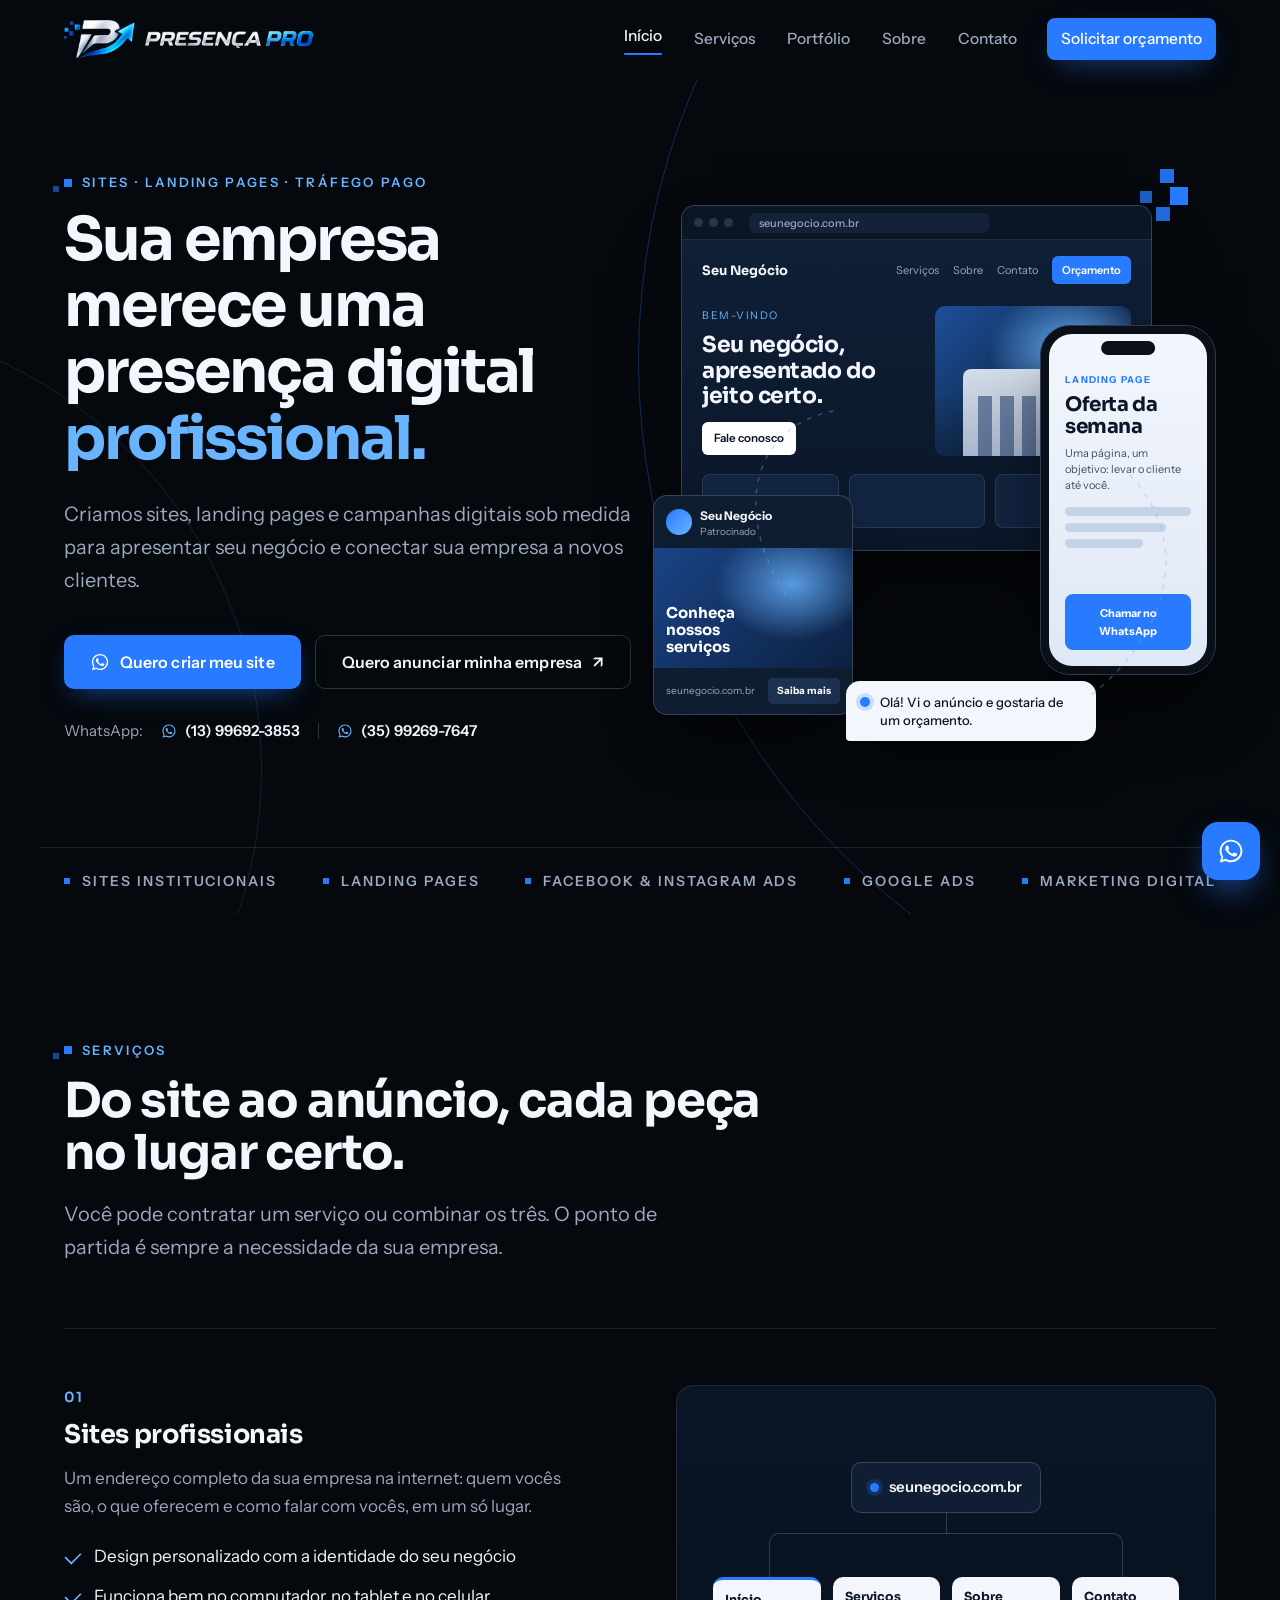
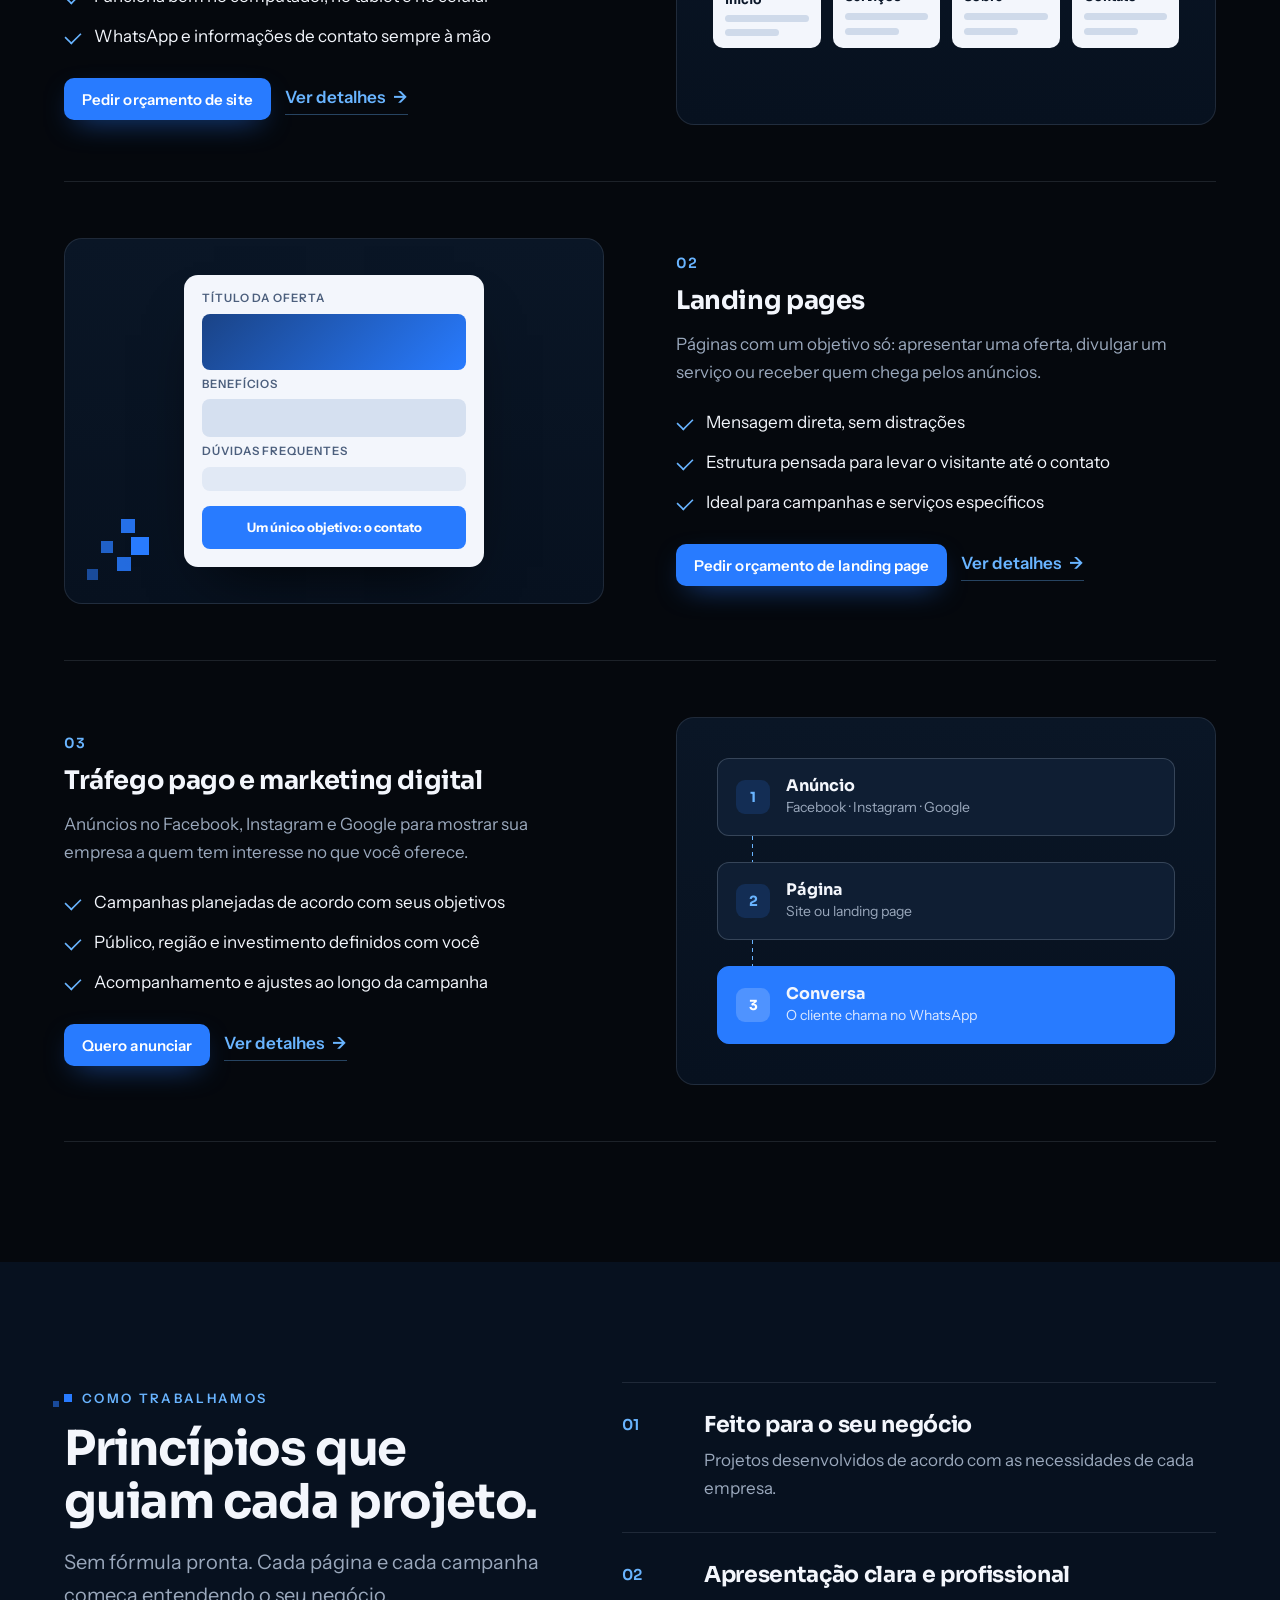
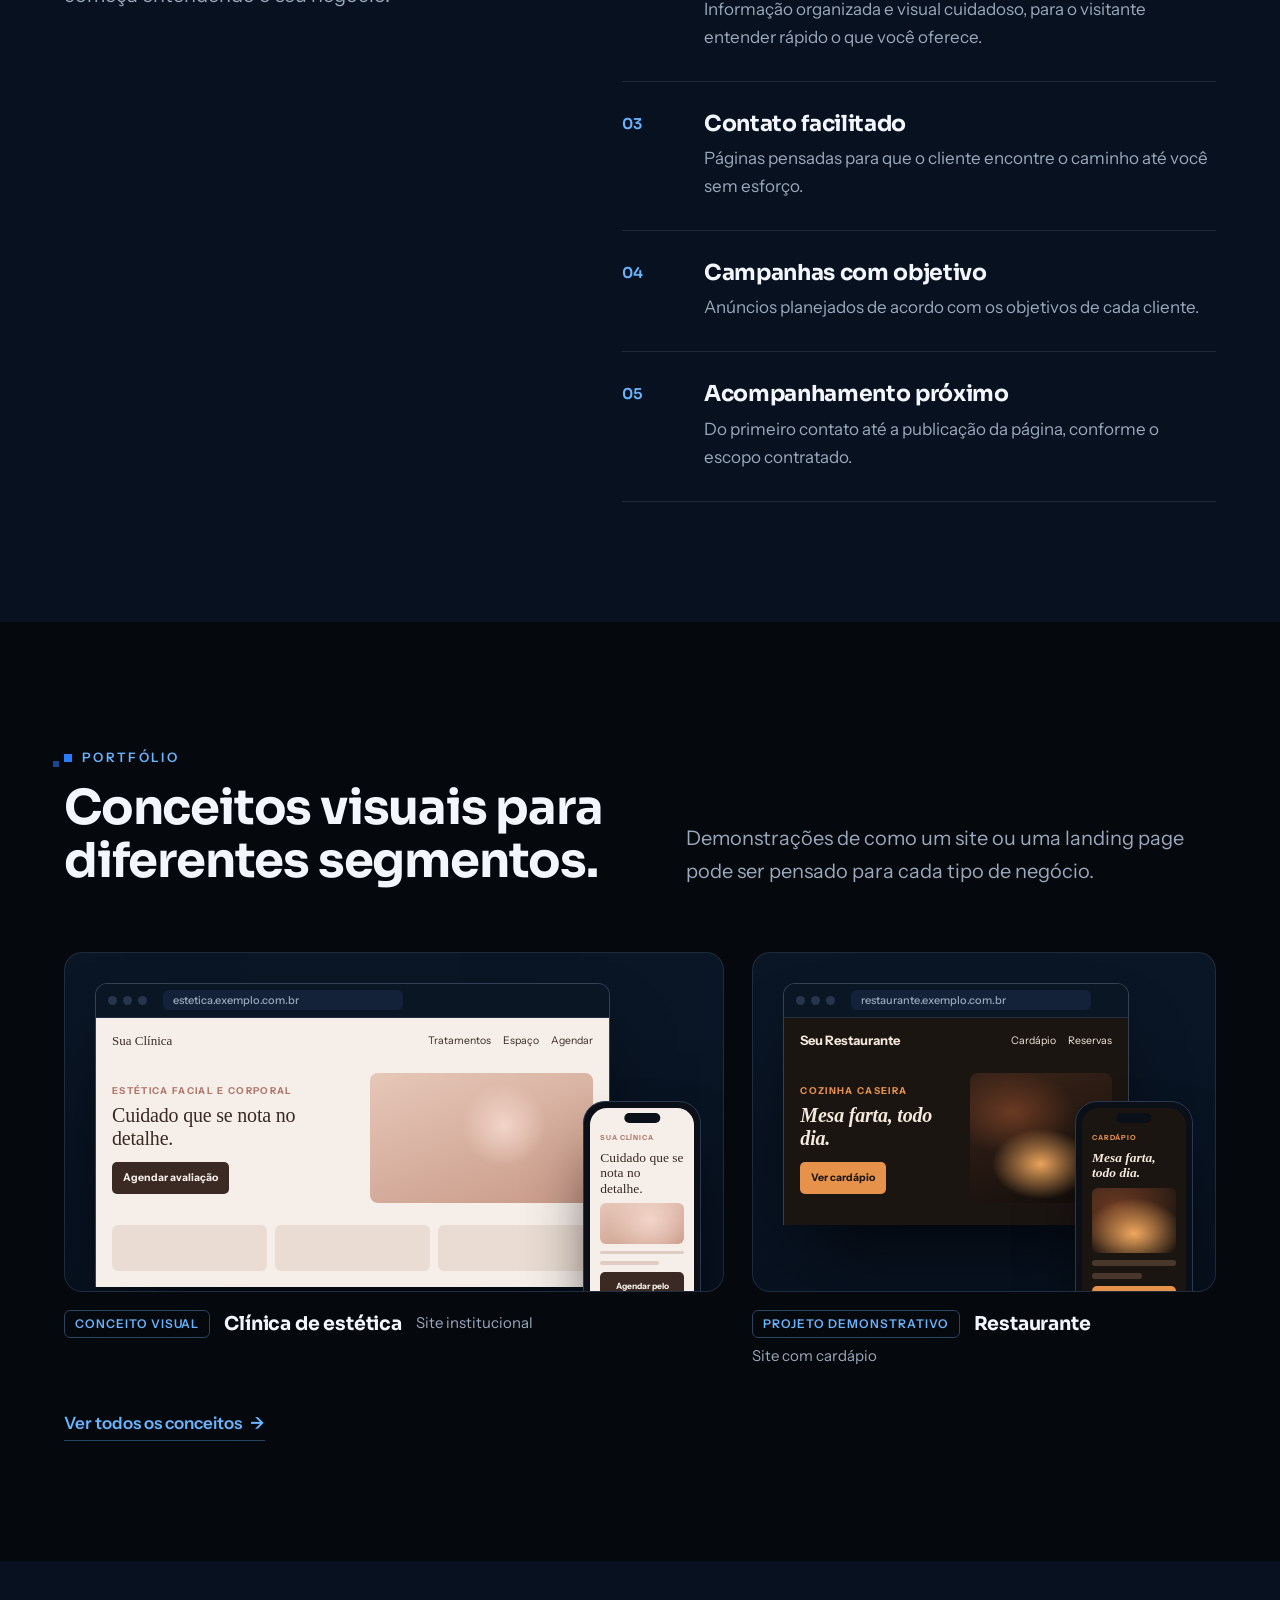
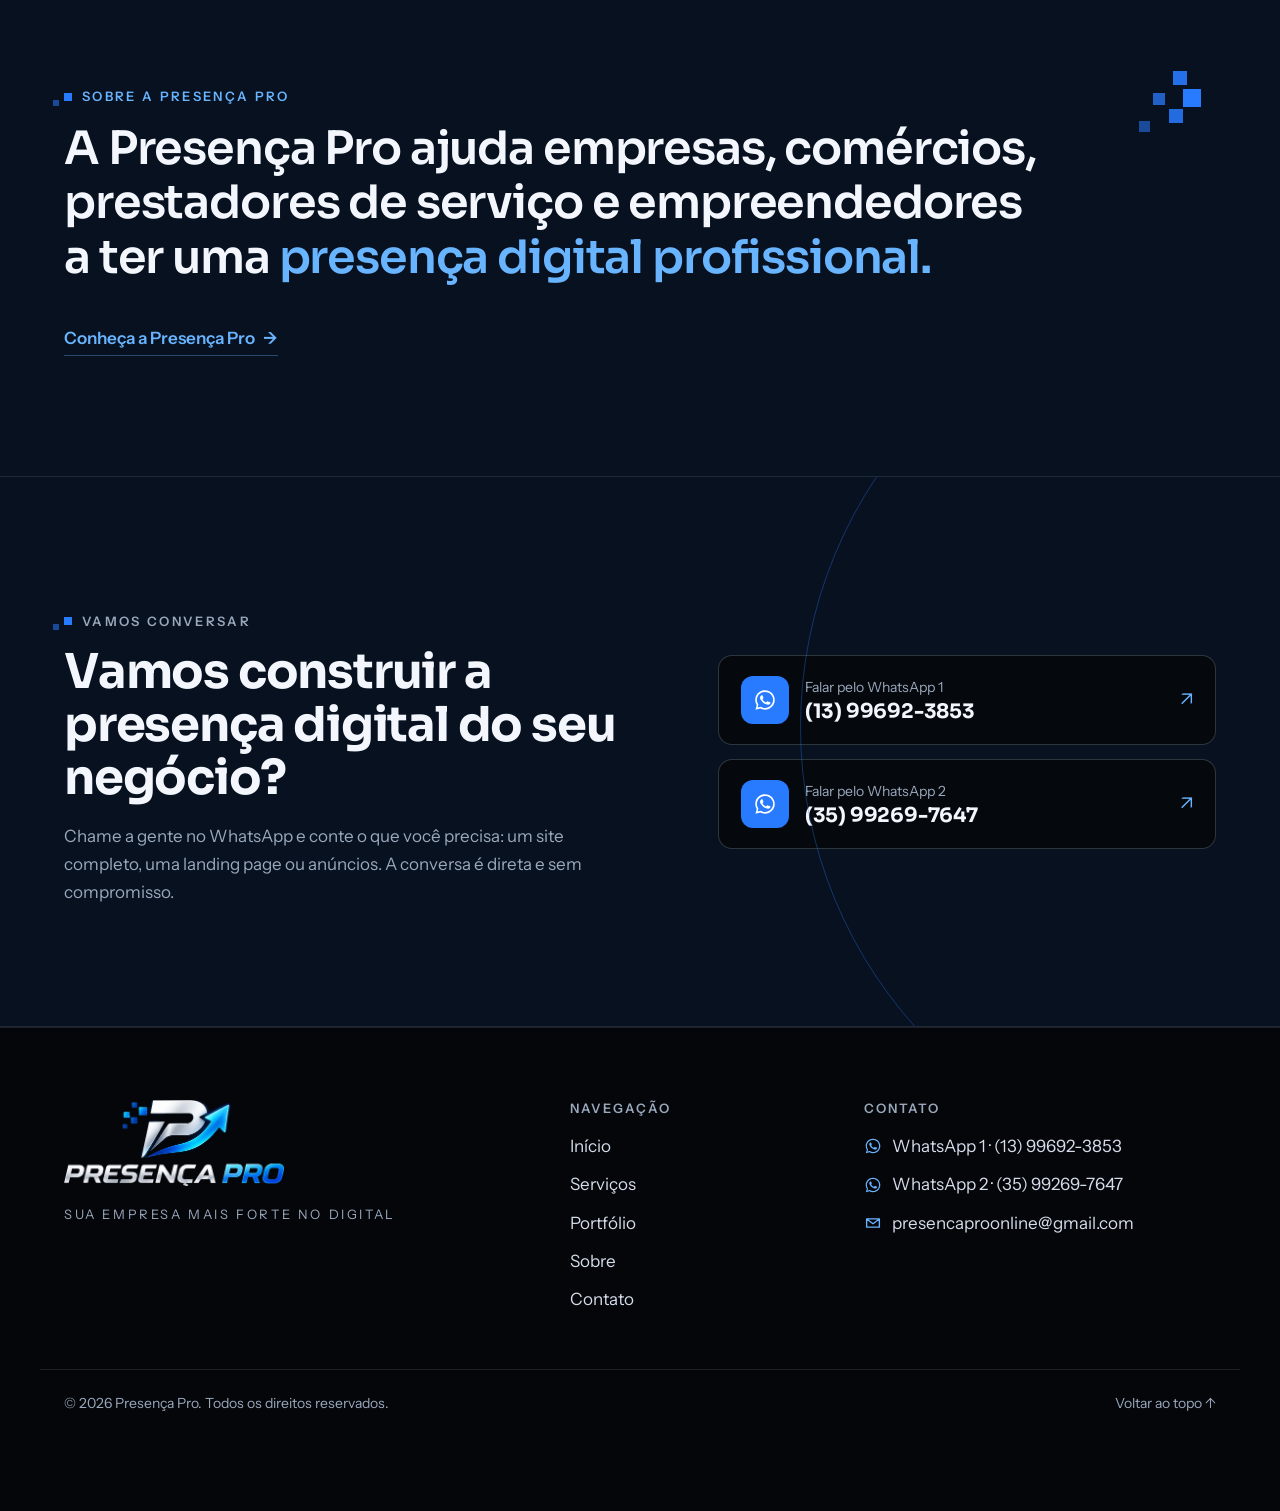
<file: index.html>
<!doctype html>
<html lang="pt-BR">
<head>
  <meta charset="utf-8">
  <meta name="viewport" content="width=device-width, initial-scale=1">
  <title>Presença Pro | Sites, landing pages e tráfego pago</title>
  <meta name="description" content="A Presença Pro cria sites profissionais, landing pages sob medida e campanhas de tráfego pago no Facebook, Instagram e Google para empresas e empreendedores.">
  <meta name="theme-color" content="#05080D">
  <meta property="og:type" content="website">
  <meta property="og:site_name" content="Presença Pro">
  <meta property="og:title" content="Presença Pro | Sites, landing pages e tráfego pago">
  <meta property="og:description" content="Sites, landing pages e campanhas digitais sob medida para apresentar seu negócio e conectar sua empresa a novos clientes.">
  <meta property="og:image" content="assets/logo-presenca-pro-original.webp">
  <meta property="og:locale" content="pt_BR">
  <link rel="icon" href="assets/logo-simbolo.png" type="image/png">
  <link rel="preconnect" href="https://fonts.googleapis.com">
  <link rel="preconnect" href="https://fonts.gstatic.com" crossorigin>
  <link href="https://fonts.googleapis.com/css2?family=Sora:wght@500;600;700&family=Instrument+Sans:wght@400;500;600;700&display=swap" rel="stylesheet">
  <link rel="stylesheet" href="assets/style.css">
</head>
<body>
<svg width="0" height="0" style="position:absolute" aria-hidden="true">
  <symbol id="i-wa" viewBox="0 0 32 32"><path fill="currentColor" d="M16 3C8.8 3 3 8.7 3 15.8c0 2.5.7 4.9 2 6.9L3.3 29l6.5-1.7c1.9 1 4 1.6 6.2 1.6 7.2 0 13-5.7 13-12.9C29 8.7 23.2 3 16 3zm0 23.6c-2 0-3.9-.5-5.5-1.5l-.4-.2-3.9 1 1-3.7-.3-.4c-1.1-1.7-1.7-3.7-1.7-5.8C5.2 9.9 10 5.2 16 5.2s10.8 4.7 10.8 10.6S22 26.6 16 26.6zm5.9-7.9c-.3-.2-1.9-1-2.2-1.1-.3-.1-.5-.2-.7.2-.2.3-.8 1-1 1.2-.2.2-.4.2-.7.1-.3-.2-1.4-.5-2.6-1.6-1-.9-1.6-1.9-1.8-2.3-.2-.3 0-.5.1-.7l.5-.6c.2-.2.2-.4.3-.6.1-.2 0-.4 0-.6l-1-2.4c-.3-.6-.5-.5-.7-.5h-.6c-.2 0-.6.1-.9.4-.3.3-1.2 1.1-1.2 2.8s1.2 3.2 1.4 3.4c.2.2 2.4 3.6 5.8 5 .8.3 1.4.6 1.9.7.8.3 1.6.2 2.2.1.7-.1 1.9-.8 2.2-1.5.3-.7.3-1.4.2-1.5-.1-.2-.3-.3-.6-.4z"/></symbol>
  <symbol id="i-mail" viewBox="0 0 24 24"><path fill="none" stroke="currentColor" stroke-width="1.8" stroke-linecap="round" stroke-linejoin="round" d="M3.5 6.5h17v11h-17zM4 7l8 6 8-6"/></symbol>
</svg>
<a class="skip" href="#conteudo">Pular para o conteúdo</a>

<!-- CABEÇALHO -->
<header class="header" id="topo">
  <div class="container header__bar">
    <a href="index.html" class="logo" aria-label="Presença Pro, página inicial">
      <img class="logo__simbolo" src="assets/logo-simbolo.webp" alt="" width="448" height="240">
      <img class="logo__nome" src="assets/logo-nome.webp" alt="Presença Pro" width="1000" height="101">
    </a>
    <nav class="nav" id="nav" aria-label="Menu principal">
      <a href="index.html" aria-current="page">Início</a>
      <a href="servicos.html">Serviços</a>
      <a href="portfolio.html">Portfólio</a>
      <a href="sobre.html">Sobre</a>
      <a href="contato.html">Contato</a>
      <a href="contato.html" class="btn btn--primary btn--sm" data-wa="geral">Solicitar orçamento</a>
    </nav>
    <button class="burger" id="burger" aria-label="Abrir menu" aria-expanded="false" aria-controls="nav"><span></span><span></span></button>
  </div>
</header>

<main id="conteudo">

<!-- HERO -->
<section class="hero">
  <div class="hero__arcs" aria-hidden="true"></div>
  <div class="container hero__grid">
    <div class="intro">
      <p class="kicker">Sites · Landing pages · Tráfego pago</p>
      <h1>Sua empresa merece uma presença digital <span class="hl">profissional.</span></h1>
      <p class="lead">Criamos sites, landing pages e campanhas digitais sob medida para apresentar seu negócio e conectar sua empresa a novos clientes.</p>
      <div class="hero__actions">
        <a class="btn btn--primary" href="contato.html" data-wa="site"><svg width="20" height="20"><use href="#i-wa"/></svg>Quero criar meu site</a>
        <a class="btn btn--ghost" href="contato.html" data-wa="anuncio">Quero anunciar minha empresa <span class="arrow">↗</span></a>
      </div>
      <div class="hero__contacts">
        <span>WhatsApp:</span>
        <a href="https://wa.me/5513996923853" target="_blank" rel="noopener" data-wa-num="0" data-msg="geral"><svg width="16" height="16"><use href="#i-wa"/></svg><span data-cfg="whatsapp.0.numero">(13) 99692-3853</span></a>
        <span class="sep" aria-hidden="true"></span>
        <a href="https://wa.me/5535992697647" target="_blank" rel="noopener" data-wa-num="1" data-msg="geral"><svg width="16" height="16"><use href="#i-wa"/></svg><span data-cfg="whatsapp.1.numero">(35) 99269-7647</span></a>
      </div>
    </div>

    <!-- Composição: anúncio → site → conversa (HTML/CSS, sem imagens) -->
    <div class="stage intro-stage" aria-hidden="true">
      <div class="pixels"><i></i><i></i><i></i><i></i><i></i></div>
      <div class="win stage__win float-a">
        <div class="win__bar"><i></i><i></i><i></i><span class="win__url">seunegocio.com.br</span></div>
        <div class="ms">
          <div class="ms__nav"><b>Seu Negócio</b><span>Serviços</span><span>Sobre</span><span>Contato</span><em>Orçamento</em></div>
          <div class="ms__hero">
            <div>
              <small>Bem-vindo</small>
              <strong>Seu negócio, apresentado do jeito certo.</strong>
              <span class="ms__btn">Fale conosco</span>
            </div>
            <div class="ms__photo"></div>
          </div>
          <div class="ms__cols"><span></span><span></span><span></span></div>
        </div>
      </div>
      <div class="ad stage__ad float-b">
        <div class="ad__head"><span class="ad__avatar"></span><div><b>Seu Negócio</b><small>Patrocinado</small></div></div>
        <div class="ad__img"><span>Conheça nossos serviços</span></div>
        <div class="ad__foot"><span>seunegocio.com.br</span><em>Saiba mais</em></div>
      </div>
      <div class="phone stage__phone float-c">
        <div class="phone__screen">
          <div class="lp">
            <small>Landing page</small>
            <strong>Oferta da semana</strong>
            <p>Uma página, um objetivo: levar o cliente até você.</p>
            <span class="lp__list"><i></i><i></i><i></i></span>
            <span class="lp__btn">Chamar no WhatsApp</span>
          </div>
        </div>
      </div>
      <div class="chat"><span class="chat__dot"></span><p>Olá! Vi o anúncio e gostaria de um orçamento.</p></div>
      <svg class="stage__path" viewBox="0 0 560 560" fill="none" preserveAspectRatio="none">
        <path d="M110 420 C 50 330, 80 250, 160 236"/>
        <path d="M470 300 C 530 360, 520 450, 430 520"/>
      </svg>
    </div>
  </div>
  <div class="container strip">
    <ul>
      <li>Sites institucionais</li>
      <li>Landing pages</li>
      <li>Facebook &amp; Instagram Ads</li>
      <li>Google Ads</li>
      <li>Marketing digital</li>
    </ul>
  </div>
</section>

<!-- SERVIÇOS -->
<section class="section" id="servicos">
  <div class="container">
    <header class="section__head reveal">
      <p class="kicker">Serviços</p>
      <h2>Do site ao anúncio, cada peça no lugar certo.</h2>
      <p class="lead">Você pode contratar um serviço ou combinar os três. O ponto de partida é sempre a necessidade da sua empresa.</p>
    </header>

    <article class="svc">
      <div class="svc__copy reveal">
        <span class="svc__num">01</span>
        <h3>Sites profissionais</h3>
        <p>Um endereço completo da sua empresa na internet: quem vocês são, o que oferecem e como falar com vocês, em um só lugar.</p>
        <ul class="checks">
          <li>Design personalizado com a identidade do seu negócio</li>
          <li>Funciona bem no computador, no tablet e no celular</li>
          <li>WhatsApp e informações de contato sempre à mão</li>
        </ul>
        <div class="svc__actions">
          <a class="btn btn--primary btn--sm" href="contato.html" data-wa="site">Pedir orçamento de site</a>
          <a class="link-cta" href="servicos.html#sites">Ver detalhes <span>→</span></a>
        </div>
      </div>
      <div class="svc__visual sitemap reveal reveal--d1" aria-hidden="true">
        <div class="sitemap__root"><span class="dot"></span>seunegocio.com.br</div>
        <div class="sitemap__lines"></div>
        <div class="sitemap__pages">
          <div><b>Início</b><i></i><i></i></div>
          <div><b>Serviços</b><i></i><i></i></div>
          <div><b>Sobre</b><i></i><i></i></div>
          <div><b>Contato</b><i></i><i></i></div>
        </div>
      </div>
    </article>

    <article class="svc svc--rev">
      <div class="svc__copy reveal">
        <span class="svc__num">02</span>
        <h3>Landing pages</h3>
        <p>Páginas com um objetivo só: apresentar uma oferta, divulgar um serviço ou receber quem chega pelos anúncios.</p>
        <ul class="checks">
          <li>Mensagem direta, sem distrações</li>
          <li>Estrutura pensada para levar o visitante até o contato</li>
          <li>Ideal para campanhas e serviços específicos</li>
        </ul>
        <div class="svc__actions">
          <a class="btn btn--primary btn--sm" href="contato.html" data-wa="landing">Pedir orçamento de landing page</a>
          <a class="link-cta" href="servicos.html#landing-pages">Ver detalhes <span>→</span></a>
        </div>
      </div>
      <div class="svc__visual funnel reveal reveal--d1" aria-hidden="true">
        <div class="pixels"><i></i><i></i><i></i><i></i><i></i></div>
        <div class="funnel__page">
          <span class="funnel__tag">Título da oferta</span>
          <span class="funnel__block"></span>
          <span class="funnel__tag">Benefícios</span>
          <span class="funnel__block funnel__block--sm"></span>
          <span class="funnel__tag">Dúvidas frequentes</span>
          <span class="funnel__block funnel__block--xs"></span>
          <span class="funnel__goal">Um único objetivo: o contato</span>
        </div>
      </div>
    </article>

    <article class="svc">
      <div class="svc__copy reveal">
        <span class="svc__num">03</span>
        <h3>Tráfego pago e marketing digital</h3>
        <p>Anúncios no Facebook, Instagram e Google para mostrar sua empresa a quem tem interesse no que você oferece.</p>
        <ul class="checks">
          <li>Campanhas planejadas de acordo com seus objetivos</li>
          <li>Público, região e investimento definidos com você</li>
          <li>Acompanhamento e ajustes ao longo da campanha</li>
        </ul>
        <div class="svc__actions">
          <a class="btn btn--primary btn--sm" href="contato.html" data-wa="anuncio">Quero anunciar</a>
          <a class="link-cta" href="servicos.html#trafego-pago">Ver detalhes <span>→</span></a>
        </div>
      </div>
      <div class="svc__visual flow reveal reveal--d1" aria-hidden="true">
        <div class="flow__step"><span class="flow__n">1</span><div><b>Anúncio</b><small>Facebook · Instagram · Google</small></div></div>
        <span class="flow__arrow"></span>
        <div class="flow__step"><span class="flow__n">2</span><div><b>Página</b><small>Site ou landing page</small></div></div>
        <span class="flow__arrow"></span>
        <div class="flow__step flow__step--end"><span class="flow__n">3</span><div><b>Conversa</b><small>O cliente chama no WhatsApp</small></div></div>
      </div>
    </article>
  </div>
</section>

<!-- PRINCÍPIOS -->
<section class="section section--navy">
  <div class="container principles principles__grid">
    <header class="section__head reveal">
      <p class="kicker">Como trabalhamos</p>
      <h2>Princípios que guiam cada projeto.</h2>
      <p class="lead">Sem fórmula pronta. Cada página e cada campanha começa entendendo o seu negócio.</p>
    </header>
    <ol class="plist">
      <li class="reveal"><span>01</span><div><h3>Feito para o seu negócio</h3><p>Projetos desenvolvidos de acordo com as necessidades de cada empresa.</p></div></li>
      <li class="reveal"><span>02</span><div><h3>Apresentação clara e profissional</h3><p>Informação organizada e visual cuidadoso, para o visitante entender rápido o que você oferece.</p></div></li>
      <li class="reveal"><span>03</span><div><h3>Contato facilitado</h3><p>Páginas pensadas para que o cliente encontre o caminho até você sem esforço.</p></div></li>
      <li class="reveal"><span>04</span><div><h3>Campanhas com objetivo</h3><p>Anúncios planejados de acordo com os objetivos de cada cliente.</p></div></li>
      <li class="reveal"><span>05</span><div><h3>Acompanhamento próximo</h3><p>Do primeiro contato até a publicação da página, conforme o escopo contratado.</p></div></li>
    </ol>
  </div>
</section>

<!-- PORTFÓLIO (prévia) -->
<section class="section">
  <div class="container">
    <header class="section__head section__head--row reveal">
      <div>
        <p class="kicker">Portfólio</p>
        <h2>Conceitos visuais para diferentes segmentos.</h2>
      </div>
      <p class="lead">Demonstrações de como um site ou uma landing page pode ser pensado para cada tipo de negócio.</p>
    </header>

    <div class="pgrid">
      <figure class="pcard pcard--wide reveal">
        <div class="pcard__stage" aria-hidden="true">
          <div class="win">
            <div class="win__bar"><i></i><i></i><i></i><span class="win__url">estetica.exemplo.com.br</span></div>
            <div class="demo t-est">
              <div class="demo__nav"><b>Sua Clínica</b><span>Tratamentos</span><span>Espaço</span><span>Agendar</span></div>
              <div class="demo__hero"><div><small>Estética facial e corporal</small><strong>Cuidado que se nota no detalhe.</strong><em>Agendar avaliação</em></div><div class="demo__img"></div></div>
              <div class="demo__row"><span></span><span></span><span></span></div>
            </div>
          </div>
          <div class="phone"><div class="phone__screen"><div class="m-demo t-est"><small>Sua Clínica</small><strong>Cuidado que se nota no detalhe.</strong><div class="img"></div><i></i><i style="width:70%"></i><em>Agendar pelo WhatsApp</em></div></div></div>
        </div>
        <figcaption><span class="badge">Conceito visual</span><b>Clínica de estética</b><small>Site institucional</small></figcaption>
      </figure>

      <figure class="pcard pcard--narrow reveal reveal--d1">
        <div class="pcard__stage" aria-hidden="true">
          <div class="win">
            <div class="win__bar"><i></i><i></i><i></i><span class="win__url">restaurante.exemplo.com.br</span></div>
            <div class="demo t-res">
              <div class="demo__nav"><b>Seu Restaurante</b><span>Cardápio</span><span>Reservas</span></div>
              <div class="demo__hero"><div><small>Cozinha caseira</small><strong>Mesa farta, todo dia.</strong><em>Ver cardápio</em></div><div class="demo__img"></div></div>
            </div>
          </div>
          <div class="phone"><div class="phone__screen"><div class="m-demo t-res"><small>Cardápio</small><strong>Mesa farta, todo dia.</strong><div class="img"></div><i></i><i style="width:60%"></i><em>Fazer pedido</em></div></div></div>
        </div>
        <figcaption><span class="badge">Projeto demonstrativo</span><b>Restaurante</b><small>Site com cardápio</small></figcaption>
      </figure>
    </div>
    <p class="more reveal"><a class="link-cta" href="portfolio.html">Ver todos os conceitos <span>→</span></a></p>
  </div>
</section>

<!-- SOBRE (prévia) -->
<section class="section section--navy about">
  <div class="pixels" aria-hidden="true"><i></i><i></i><i></i><i></i><i></i></div>
  <div class="container">
    <p class="kicker reveal">Sobre a Presença Pro</p>
    <p class="about__statement reveal">A Presença Pro ajuda empresas, comércios, prestadores de serviço e empreendedores a ter uma <span class="hl">presença digital profissional.</span></p>
    <p class="more reveal"><a class="link-cta" href="sobre.html">Conheça a Presença Pro <span>→</span></a></p>
  </div>
</section>

<!-- CTA -->
<section class="section cta">
  <div class="cta__arc" aria-hidden="true"></div>
  <div class="container cta__inner">
    <div class="reveal">
      <p class="kicker">Vamos conversar</p>
      <h2>Vamos construir a presença digital do seu negócio?</h2>
      <p>Chame a gente no WhatsApp e conte o que você precisa: um site completo, uma landing page ou anúncios. A conversa é direta e sem compromisso.</p>
    </div>
    <div class="wa-cards reveal reveal--d1">
      <a class="wa-card" href="https://wa.me/5513996923853" target="_blank" rel="noopener" data-wa-num="0" data-msg="geral">
        <span class="wa-card__icon"><svg width="24" height="24"><use href="#i-wa"/></svg></span>
        <span><small data-cfg="whatsapp.0.rotulo">Falar pelo WhatsApp 1</small><b data-cfg="whatsapp.0.numero">(13) 99692-3853</b></span>
        <span class="arrow" aria-hidden="true">↗</span>
      </a>
      <a class="wa-card" href="https://wa.me/5535992697647" target="_blank" rel="noopener" data-wa-num="1" data-msg="geral">
        <span class="wa-card__icon"><svg width="24" height="24"><use href="#i-wa"/></svg></span>
        <span><small data-cfg="whatsapp.1.rotulo">Falar pelo WhatsApp 2</small><b data-cfg="whatsapp.1.numero">(35) 99269-7647</b></span>
        <span class="arrow" aria-hidden="true">↗</span>
      </a>
    </div>
  </div>
</section>

</main>

<!-- RODAPÉ -->
<footer class="footer">
  <div class="container footer__grid">
    <div class="footer__brand">
      <img src="assets/logo-completa.webp" alt="Presença Pro" width="900" height="350" loading="lazy">
      <p data-cfg="slogan">Sua empresa mais forte no digital</p>
    </div>
    <div>
      <h4>Navegação</h4>
      <nav class="footer__nav" aria-label="Rodapé">
        <a href="index.html">Início</a>
        <a href="servicos.html">Serviços</a>
        <a href="portfolio.html">Portfólio</a>
        <a href="sobre.html">Sobre</a>
        <a href="contato.html">Contato</a>
      </nav>
    </div>
    <div>
      <h4>Contato</h4>
      <div class="footer__contact">
        <a href="https://wa.me/5513996923853" target="_blank" rel="noopener" data-wa-num="0" data-msg="geral"><svg width="18" height="18"><use href="#i-wa"/></svg><span>WhatsApp 1 · <span data-cfg="whatsapp.0.numero">(13) 99692-3853</span></span></a>
        <a href="https://wa.me/5535992697647" target="_blank" rel="noopener" data-wa-num="1" data-msg="geral"><svg width="18" height="18"><use href="#i-wa"/></svg><span>WhatsApp 2 · <span data-cfg="whatsapp.1.numero">(35) 99269-7647</span></span></a>
        <a href="mailto:presencaproonline@gmail.com" data-cfg-mail><svg width="18" height="18"><use href="#i-mail"/></svg><span data-cfg="email">presencaproonline@gmail.com</span></a>
      </div>
    </div>
  </div>
  <div class="container footer__base">
    <span>© <span data-ano>2026</span> Presença Pro. Todos os direitos reservados.</span>
    <a href="#topo">Voltar ao topo ↑</a>
  </div>
</footer>

<a class="wa-float" href="contato.html" data-wa="geral" aria-label="Falar pelo WhatsApp"><svg width="28" height="28"><use href="#i-wa"/></svg></a>

<script src="assets/config.js"></script>
<script src="assets/main.js"></script>
</body>
</html>
</file>
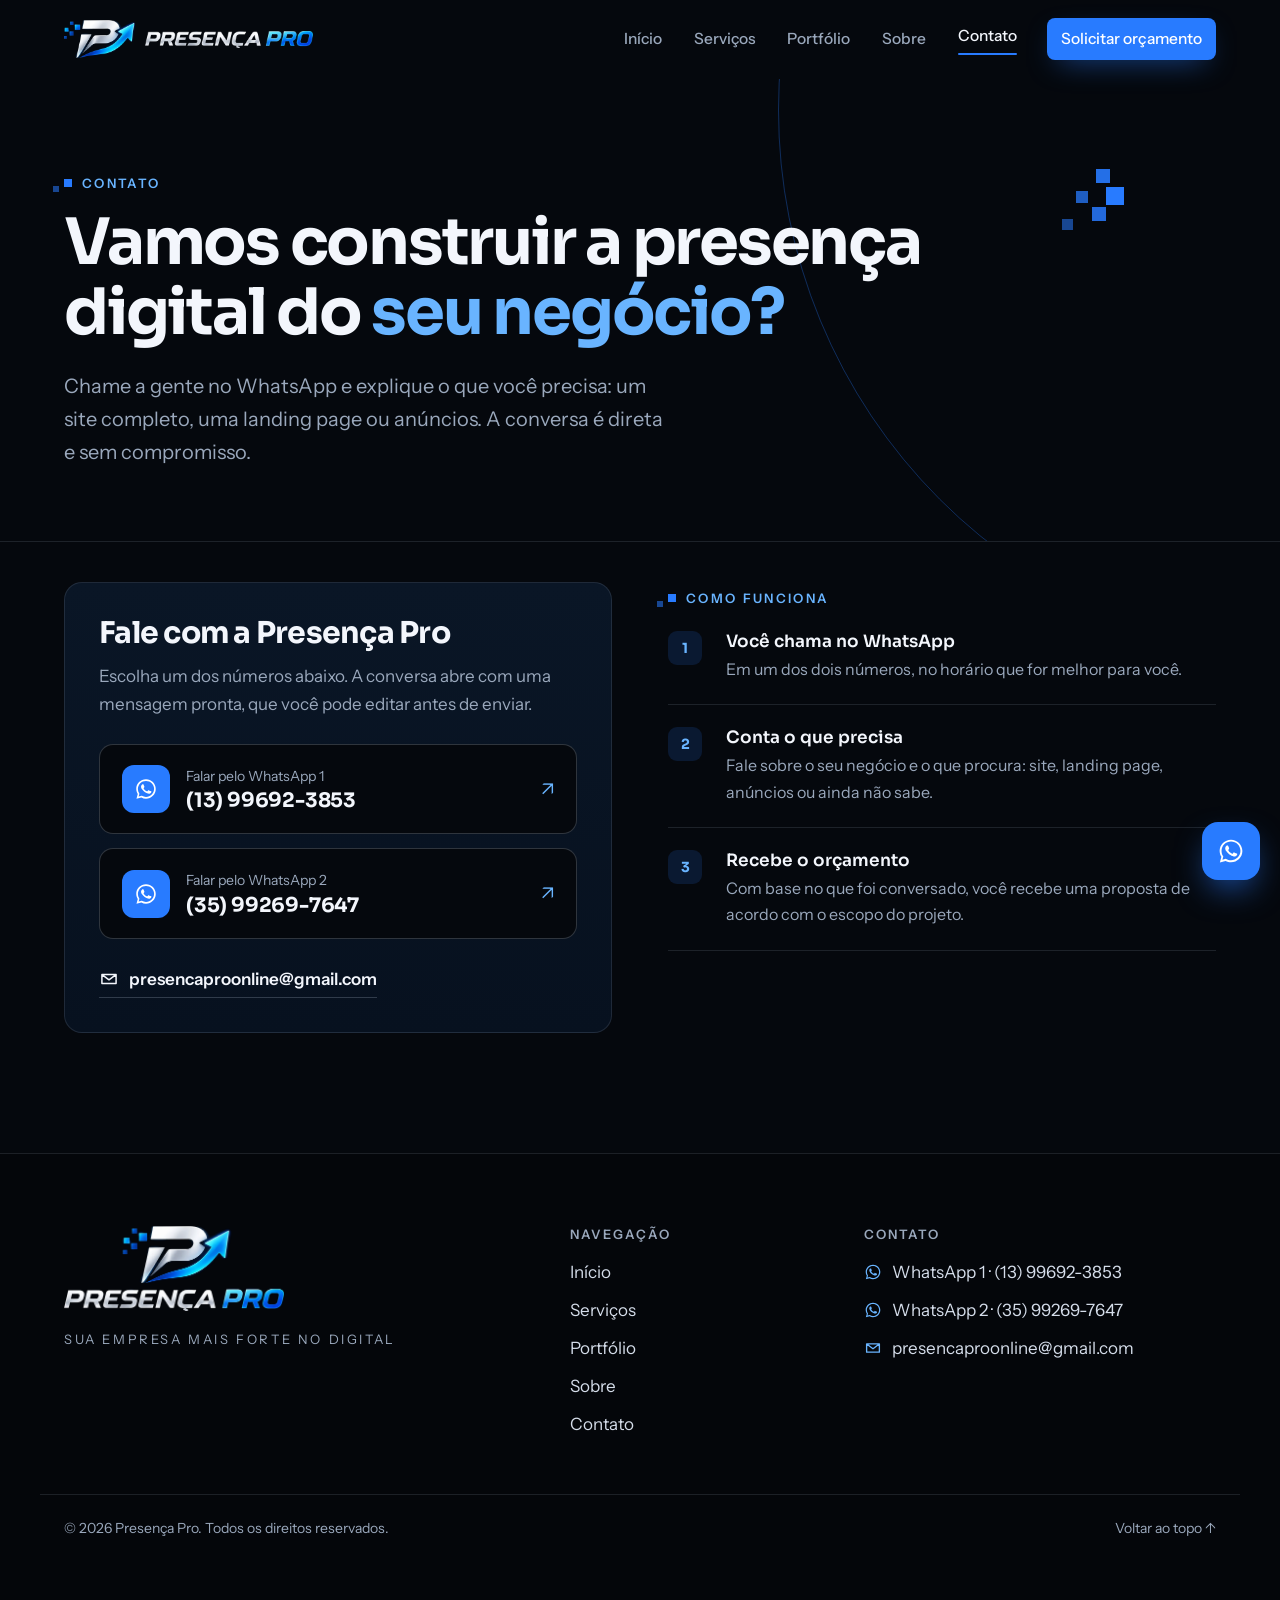
<file: contato.html>
<!doctype html>
<html lang="pt-BR">
<head>
  <meta charset="utf-8">
  <meta name="viewport" content="width=device-width, initial-scale=1">
  <title>Contato | Presença Pro</title>
  <meta name="description" content="Fale com a Presença Pro pelo WhatsApp ou e-mail e peça seu orçamento de site, landing page ou anúncios.">
  <meta name="theme-color" content="#05080D">
  <meta property="og:type" content="website">
  <meta property="og:site_name" content="Presença Pro">
  <meta property="og:title" content="Contato | Presença Pro">
  <meta property="og:description" content="Fale com a Presença Pro pelo WhatsApp e peça seu orçamento.">
  <meta property="og:image" content="assets/logo-presenca-pro-original.webp">
  <meta property="og:locale" content="pt_BR">
  <link rel="icon" href="assets/logo-simbolo.png" type="image/png">
  <link rel="preconnect" href="https://fonts.googleapis.com">
  <link rel="preconnect" href="https://fonts.gstatic.com" crossorigin>
  <link href="https://fonts.googleapis.com/css2?family=Sora:wght@500;600;700&family=Instrument+Sans:wght@400;500;600;700&display=swap" rel="stylesheet">
  <link rel="stylesheet" href="assets/style.css">
</head>
<body>
<svg width="0" height="0" style="position:absolute" aria-hidden="true">
  <symbol id="i-wa" viewBox="0 0 32 32"><path fill="currentColor" d="M16 3C8.8 3 3 8.7 3 15.8c0 2.5.7 4.9 2 6.9L3.3 29l6.5-1.7c1.9 1 4 1.6 6.2 1.6 7.2 0 13-5.7 13-12.9C29 8.7 23.2 3 16 3zm0 23.6c-2 0-3.9-.5-5.5-1.5l-.4-.2-3.9 1 1-3.7-.3-.4c-1.1-1.7-1.7-3.7-1.7-5.8C5.2 9.9 10 5.2 16 5.2s10.8 4.7 10.8 10.6S22 26.6 16 26.6zm5.9-7.9c-.3-.2-1.9-1-2.2-1.1-.3-.1-.5-.2-.7.2-.2.3-.8 1-1 1.2-.2.2-.4.2-.7.1-.3-.2-1.4-.5-2.6-1.6-1-.9-1.6-1.9-1.8-2.3-.2-.3 0-.5.1-.7l.5-.6c.2-.2.2-.4.3-.6.1-.2 0-.4 0-.6l-1-2.4c-.3-.6-.5-.5-.7-.5h-.6c-.2 0-.6.1-.9.4-.3.3-1.2 1.1-1.2 2.8s1.2 3.2 1.4 3.4c.2.2 2.4 3.6 5.8 5 .8.3 1.4.6 1.9.7.8.3 1.6.2 2.2.1.7-.1 1.9-.8 2.2-1.5.3-.7.3-1.4.2-1.5-.1-.2-.3-.3-.6-.4z"/></symbol>
  <symbol id="i-mail" viewBox="0 0 24 24"><path fill="none" stroke="currentColor" stroke-width="1.8" stroke-linecap="round" stroke-linejoin="round" d="M3.5 6.5h17v11h-17zM4 7l8 6 8-6"/></symbol>
</svg>
<a class="skip" href="#conteudo">Pular para o conteúdo</a>

<header class="header" id="topo">
  <div class="container header__bar">
    <a href="index.html" class="logo" aria-label="Presença Pro, página inicial">
      <img class="logo__simbolo" src="assets/logo-simbolo.webp" alt="" width="448" height="240">
      <img class="logo__nome" src="assets/logo-nome.webp" alt="Presença Pro" width="1000" height="101">
    </a>
    <nav class="nav" id="nav" aria-label="Menu principal">
      <a href="index.html">Início</a>
      <a href="servicos.html">Serviços</a>
      <a href="portfolio.html">Portfólio</a>
      <a href="sobre.html">Sobre</a>
      <a href="contato.html" aria-current="page">Contato</a>
      <a href="contato.html" class="btn btn--primary btn--sm" data-wa="geral">Solicitar orçamento</a>
    </nav>
    <button class="burger" id="burger" aria-label="Abrir menu" aria-expanded="false" aria-controls="nav"><span></span><span></span></button>
  </div>
</header>

<main id="conteudo">

<section class="page-hero">
  <div class="hero__arcs" aria-hidden="true"></div>
  <div class="pixels" aria-hidden="true"><i></i><i></i><i></i><i></i><i></i></div>
  <div class="container intro">
    <p class="kicker">Contato</p>
    <h1>Vamos construir a presença digital do <span class="hl">seu negócio?</span></h1>
    <p class="lead">Chame a gente no WhatsApp e explique o que você precisa: um site completo, uma landing page ou anúncios. A conversa é direta e sem compromisso.</p>
  </div>
</section>

<section class="section section--tight">
  <div class="container contact-grid">
    <div class="contact-box reveal">
      <h2>Fale com a Presença Pro</h2>
      <p>Escolha um dos números abaixo. A conversa abre com uma mensagem pronta, que você pode editar antes de enviar.</p>
      <div class="wa-cards">
        <a class="wa-card" href="https://wa.me/5513996923853" target="_blank" rel="noopener" data-wa-num="0" data-msg="geral">
          <span class="wa-card__icon"><svg width="24" height="24"><use href="#i-wa"/></svg></span>
          <span><small data-cfg="whatsapp.0.rotulo">Falar pelo WhatsApp 1</small><b data-cfg="whatsapp.0.numero">(13) 99692-3853</b></span>
          <span class="arrow" aria-hidden="true">↗</span>
        </a>
        <a class="wa-card" href="https://wa.me/5535992697647" target="_blank" rel="noopener" data-wa-num="1" data-msg="geral">
          <span class="wa-card__icon"><svg width="24" height="24"><use href="#i-wa"/></svg></span>
          <span><small data-cfg="whatsapp.1.rotulo">Falar pelo WhatsApp 2</small><b data-cfg="whatsapp.1.numero">(35) 99269-7647</b></span>
          <span class="arrow" aria-hidden="true">↗</span>
        </a>
      </div>
      <a class="mail" href="mailto:presencaproonline@gmail.com" data-cfg-mail><svg width="20" height="20"><use href="#i-mail"/></svg><span data-cfg="email">presencaproonline@gmail.com</span></a>
    </div>

    <div class="reveal reveal--d1">
      <p class="kicker">Como funciona</p>
      <ol class="steps">
        <li><span>1</span><div><b>Você chama no WhatsApp</b><p>Em um dos dois números, no horário que for melhor para você.</p></div></li>
        <li><span>2</span><div><b>Conta o que precisa</b><p>Fale sobre o seu negócio e o que procura: site, landing page, anúncios ou ainda não sabe.</p></div></li>
        <li><span>3</span><div><b>Recebe o orçamento</b><p>Com base no que foi conversado, você recebe uma proposta de acordo com o escopo do projeto.</p></div></li>
      </ol>
    </div>
  </div>
</section>

</main>

<footer class="footer">
  <div class="container footer__grid">
    <div class="footer__brand">
      <img src="assets/logo-completa.webp" alt="Presença Pro" width="900" height="350" loading="lazy">
      <p data-cfg="slogan">Sua empresa mais forte no digital</p>
    </div>
    <div>
      <h4>Navegação</h4>
      <nav class="footer__nav" aria-label="Rodapé">
        <a href="index.html">Início</a>
        <a href="servicos.html">Serviços</a>
        <a href="portfolio.html">Portfólio</a>
        <a href="sobre.html">Sobre</a>
        <a href="contato.html">Contato</a>
      </nav>
    </div>
    <div>
      <h4>Contato</h4>
      <div class="footer__contact">
        <a href="https://wa.me/5513996923853" target="_blank" rel="noopener" data-wa-num="0" data-msg="geral"><svg width="18" height="18"><use href="#i-wa"/></svg><span>WhatsApp 1 · <span data-cfg="whatsapp.0.numero">(13) 99692-3853</span></span></a>
        <a href="https://wa.me/5535992697647" target="_blank" rel="noopener" data-wa-num="1" data-msg="geral"><svg width="18" height="18"><use href="#i-wa"/></svg><span>WhatsApp 2 · <span data-cfg="whatsapp.1.numero">(35) 99269-7647</span></span></a>
        <a href="mailto:presencaproonline@gmail.com" data-cfg-mail><svg width="18" height="18"><use href="#i-mail"/></svg><span data-cfg="email">presencaproonline@gmail.com</span></a>
      </div>
    </div>
  </div>
  <div class="container footer__base">
    <span>© <span data-ano>2026</span> Presença Pro. Todos os direitos reservados.</span>
    <a href="#topo">Voltar ao topo ↑</a>
  </div>
</footer>

<a class="wa-float" href="contato.html" data-wa="geral" aria-label="Falar pelo WhatsApp"><svg width="28" height="28"><use href="#i-wa"/></svg></a>

<script src="assets/config.js"></script>
<script src="assets/main.js"></script>
</body>
</html>
</file>
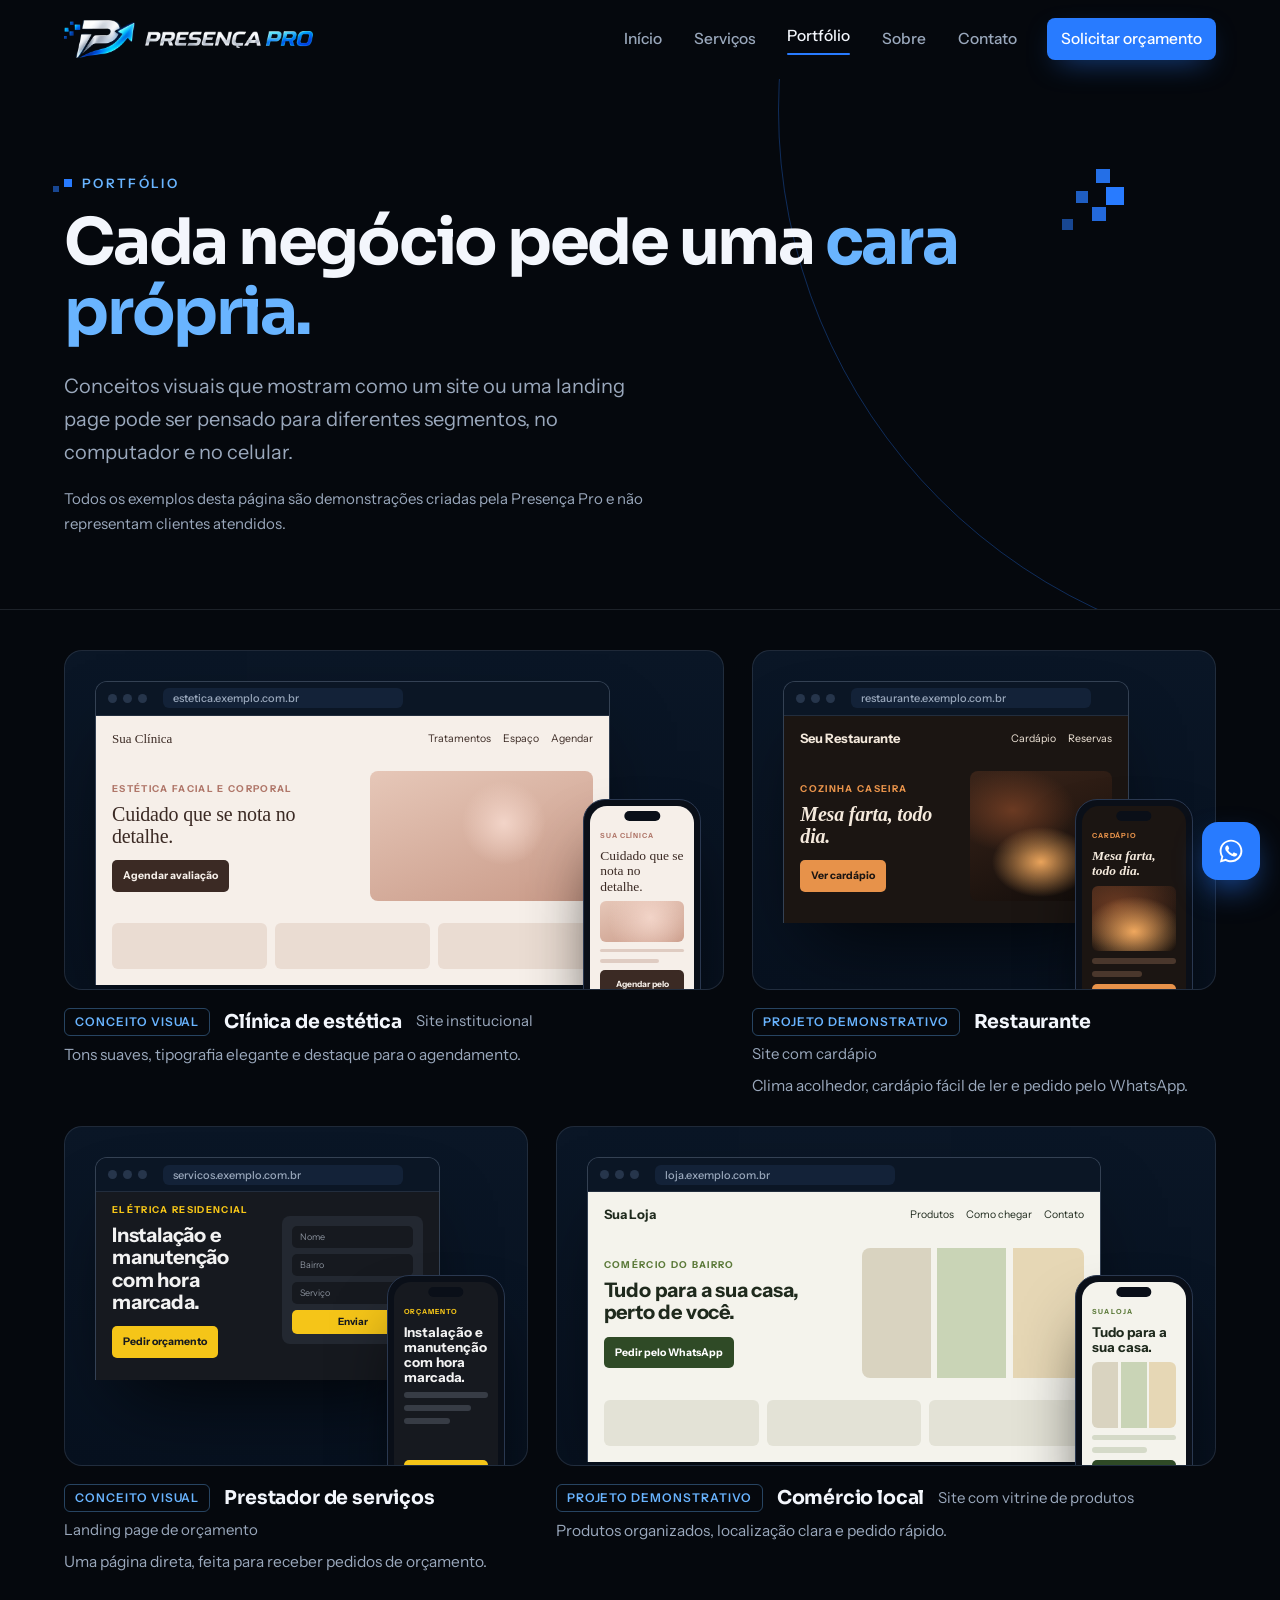
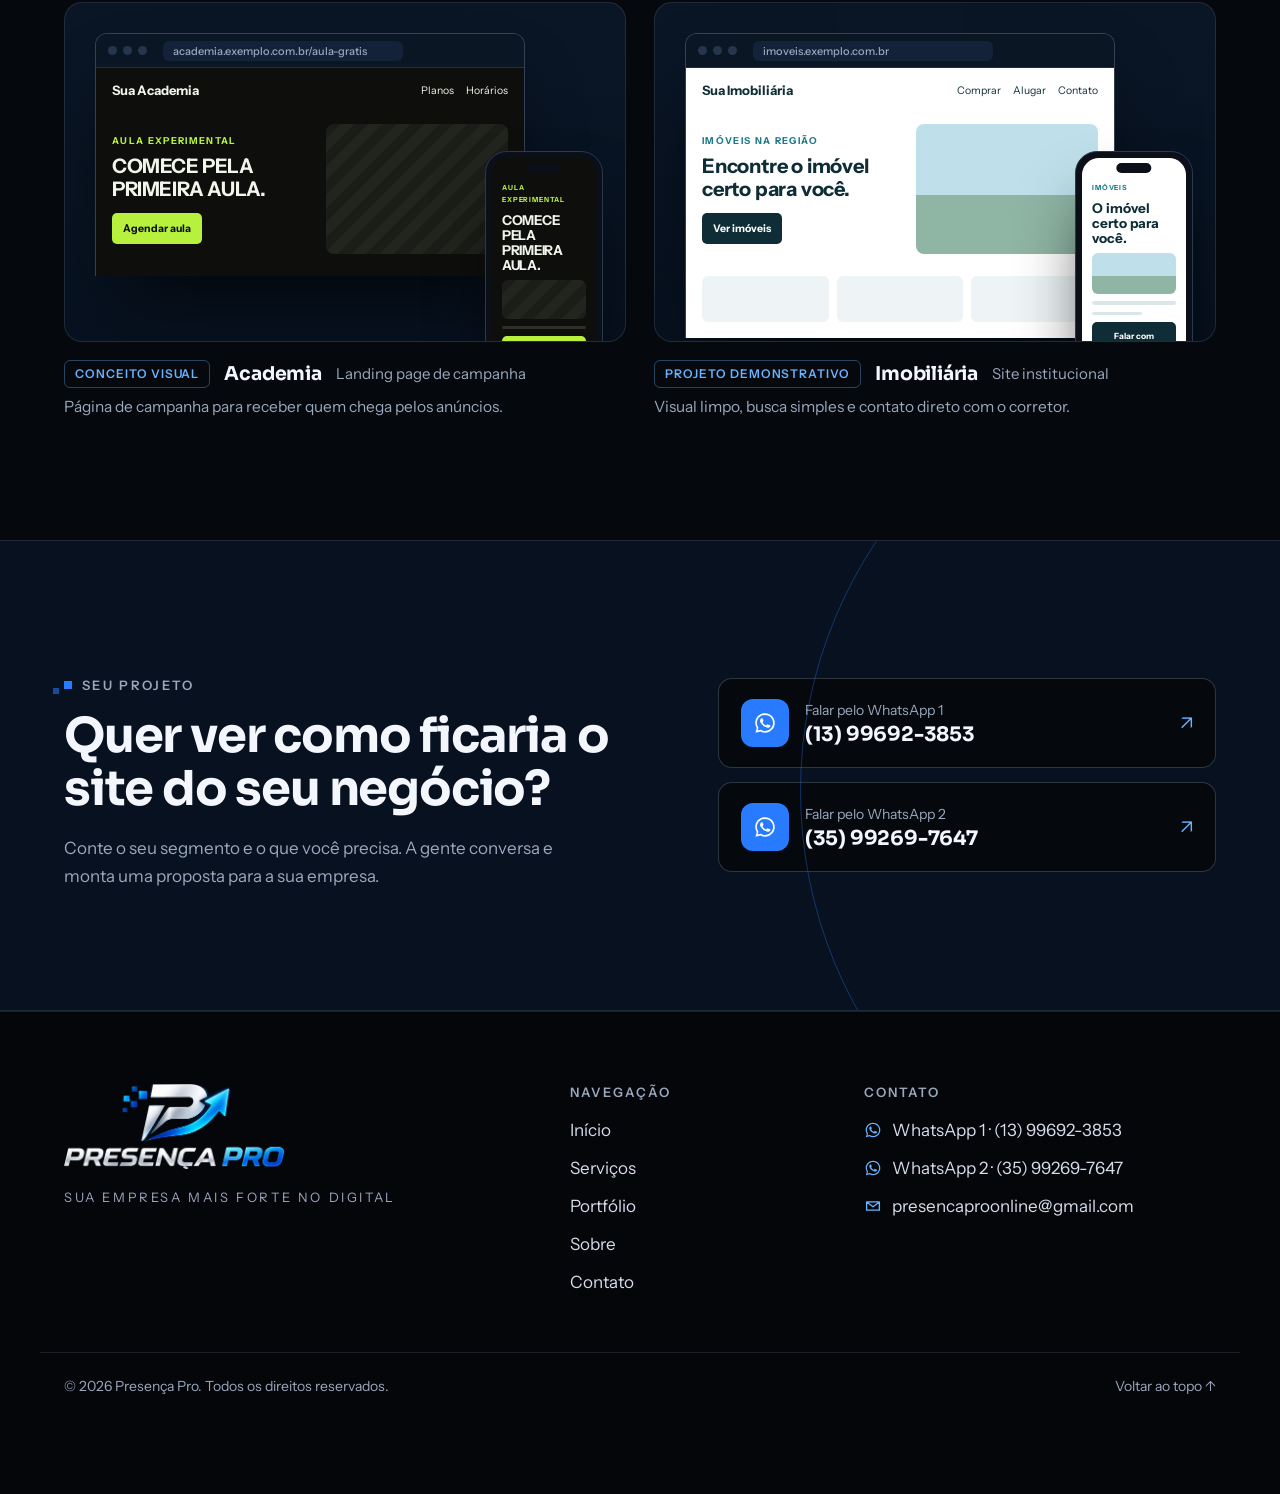
<file: portfolio.html>
<!doctype html>
<html lang="pt-BR">
<head>
  <meta charset="utf-8">
  <meta name="viewport" content="width=device-width, initial-scale=1">
  <title>Portfólio | Presença Pro</title>
  <meta name="description" content="Conceitos visuais de sites e landing pages para estética, restaurantes, comércios, prestadores de serviço e outros segmentos.">
  <meta name="theme-color" content="#05080D">
  <meta property="og:type" content="website">
  <meta property="og:site_name" content="Presença Pro">
  <meta property="og:title" content="Portfólio | Presença Pro">
  <meta property="og:description" content="Conceitos visuais de sites e landing pages para diferentes segmentos.">
  <meta property="og:image" content="assets/logo-presenca-pro-original.webp">
  <meta property="og:locale" content="pt_BR">
  <link rel="icon" href="assets/logo-simbolo.png" type="image/png">
  <link rel="preconnect" href="https://fonts.googleapis.com">
  <link rel="preconnect" href="https://fonts.gstatic.com" crossorigin>
  <link href="https://fonts.googleapis.com/css2?family=Sora:wght@500;600;700&family=Instrument+Sans:wght@400;500;600;700&display=swap" rel="stylesheet">
  <link rel="stylesheet" href="assets/style.css">
</head>
<body>
<svg width="0" height="0" style="position:absolute" aria-hidden="true">
  <symbol id="i-wa" viewBox="0 0 32 32"><path fill="currentColor" d="M16 3C8.8 3 3 8.7 3 15.8c0 2.5.7 4.9 2 6.9L3.3 29l6.5-1.7c1.9 1 4 1.6 6.2 1.6 7.2 0 13-5.7 13-12.9C29 8.7 23.2 3 16 3zm0 23.6c-2 0-3.9-.5-5.5-1.5l-.4-.2-3.9 1 1-3.7-.3-.4c-1.1-1.7-1.7-3.7-1.7-5.8C5.2 9.9 10 5.2 16 5.2s10.8 4.7 10.8 10.6S22 26.6 16 26.6zm5.9-7.9c-.3-.2-1.9-1-2.2-1.1-.3-.1-.5-.2-.7.2-.2.3-.8 1-1 1.2-.2.2-.4.2-.7.1-.3-.2-1.4-.5-2.6-1.6-1-.9-1.6-1.9-1.8-2.3-.2-.3 0-.5.1-.7l.5-.6c.2-.2.2-.4.3-.6.1-.2 0-.4 0-.6l-1-2.4c-.3-.6-.5-.5-.7-.5h-.6c-.2 0-.6.1-.9.4-.3.3-1.2 1.1-1.2 2.8s1.2 3.2 1.4 3.4c.2.2 2.4 3.6 5.8 5 .8.3 1.4.6 1.9.7.8.3 1.6.2 2.2.1.7-.1 1.9-.8 2.2-1.5.3-.7.3-1.4.2-1.5-.1-.2-.3-.3-.6-.4z"/></symbol>
  <symbol id="i-mail" viewBox="0 0 24 24"><path fill="none" stroke="currentColor" stroke-width="1.8" stroke-linecap="round" stroke-linejoin="round" d="M3.5 6.5h17v11h-17zM4 7l8 6 8-6"/></symbol>
</svg>
<a class="skip" href="#conteudo">Pular para o conteúdo</a>

<header class="header" id="topo">
  <div class="container header__bar">
    <a href="index.html" class="logo" aria-label="Presença Pro, página inicial">
      <img class="logo__simbolo" src="assets/logo-simbolo.webp" alt="" width="448" height="240">
      <img class="logo__nome" src="assets/logo-nome.webp" alt="Presença Pro" width="1000" height="101">
    </a>
    <nav class="nav" id="nav" aria-label="Menu principal">
      <a href="index.html">Início</a>
      <a href="servicos.html">Serviços</a>
      <a href="portfolio.html" aria-current="page">Portfólio</a>
      <a href="sobre.html">Sobre</a>
      <a href="contato.html">Contato</a>
      <a href="contato.html" class="btn btn--primary btn--sm" data-wa="geral">Solicitar orçamento</a>
    </nav>
    <button class="burger" id="burger" aria-label="Abrir menu" aria-expanded="false" aria-controls="nav"><span></span><span></span></button>
  </div>
</header>

<main id="conteudo">

<section class="page-hero">
  <div class="hero__arcs" aria-hidden="true"></div>
  <div class="pixels" aria-hidden="true"><i></i><i></i><i></i><i></i><i></i></div>
  <div class="container intro">
    <p class="kicker">Portfólio</p>
    <h1>Cada negócio pede uma <span class="hl">cara própria.</span></h1>
    <p class="lead">Conceitos visuais que mostram como um site ou uma landing page pode ser pensado para diferentes segmentos, no computador e no celular.</p>
    <p class="note">Todos os exemplos desta página são demonstrações criadas pela Presença Pro e não representam clientes atendidos.</p>
  </div>
</section>

<section class="section section--tight">
  <div class="container pgrid">

    <!-- Estética -->
    <figure class="pcard pcard--wide reveal">
      <div class="pcard__stage" aria-hidden="true">
        <div class="win">
          <div class="win__bar"><i></i><i></i><i></i><span class="win__url">estetica.exemplo.com.br</span></div>
          <div class="demo t-est">
            <div class="demo__nav"><b>Sua Clínica</b><span>Tratamentos</span><span>Espaço</span><span>Agendar</span></div>
            <div class="demo__hero"><div><small>Estética facial e corporal</small><strong>Cuidado que se nota no detalhe.</strong><em>Agendar avaliação</em></div><div class="demo__img"></div></div>
            <div class="demo__row"><span></span><span></span><span></span></div>
          </div>
        </div>
        <div class="phone"><div class="phone__screen"><div class="m-demo t-est"><small>Sua Clínica</small><strong>Cuidado que se nota no detalhe.</strong><div class="img"></div><i></i><i style="width:70%"></i><em>Agendar pelo WhatsApp</em></div></div></div>
      </div>
      <figcaption><span class="badge">Conceito visual</span><b>Clínica de estética</b><small>Site institucional</small>
        <p>Tons suaves, tipografia elegante e destaque para o agendamento.</p></figcaption>
    </figure>

    <!-- Restaurante -->
    <figure class="pcard pcard--narrow reveal reveal--d1">
      <div class="pcard__stage" aria-hidden="true">
        <div class="win">
          <div class="win__bar"><i></i><i></i><i></i><span class="win__url">restaurante.exemplo.com.br</span></div>
          <div class="demo t-res">
            <div class="demo__nav"><b>Seu Restaurante</b><span>Cardápio</span><span>Reservas</span></div>
            <div class="demo__hero"><div><small>Cozinha caseira</small><strong>Mesa farta, todo dia.</strong><em>Ver cardápio</em></div><div class="demo__img"></div></div>
          </div>
        </div>
        <div class="phone"><div class="phone__screen"><div class="m-demo t-res"><small>Cardápio</small><strong>Mesa farta, todo dia.</strong><div class="img"></div><i></i><i style="width:60%"></i><em>Fazer pedido</em></div></div></div>
      </div>
      <figcaption><span class="badge">Projeto demonstrativo</span><b>Restaurante</b><small>Site com cardápio</small>
        <p>Clima acolhedor, cardápio fácil de ler e pedido pelo WhatsApp.</p></figcaption>
    </figure>

    <!-- Prestador de serviços -->
    <figure class="pcard pcard--narrow reveal">
      <div class="pcard__stage" aria-hidden="true">
        <div class="win">
          <div class="win__bar"><i></i><i></i><i></i><span class="win__url">servicos.exemplo.com.br</span></div>
          <div class="demo t-ser">
            <div class="demo__hero"><div><small>Elétrica residencial</small><strong>Instalação e manutenção com hora marcada.</strong><em>Pedir orçamento</em></div>
              <div class="demo__form"><span>Nome</span><span>Bairro</span><span>Serviço</span><b>Enviar</b></div></div>
          </div>
        </div>
        <div class="phone"><div class="phone__screen"><div class="m-demo t-ser"><small>Orçamento</small><strong>Instalação e manutenção com hora marcada.</strong><i></i><i style="width:80%"></i><i style="width:55%"></i><em>Pedir orçamento</em></div></div></div>
      </div>
      <figcaption><span class="badge">Conceito visual</span><b>Prestador de serviços</b><small>Landing page de orçamento</small>
        <p>Uma página direta, feita para receber pedidos de orçamento.</p></figcaption>
    </figure>

    <!-- Comércio -->
    <figure class="pcard pcard--wide reveal reveal--d1">
      <div class="pcard__stage" aria-hidden="true">
        <div class="win">
          <div class="win__bar"><i></i><i></i><i></i><span class="win__url">loja.exemplo.com.br</span></div>
          <div class="demo t-com">
            <div class="demo__nav"><b>Sua Loja</b><span>Produtos</span><span>Como chegar</span><span>Contato</span></div>
            <div class="demo__hero"><div><small>Comércio do bairro</small><strong>Tudo para a sua casa, perto de você.</strong><em>Pedir pelo WhatsApp</em></div><div class="demo__img"></div></div>
            <div class="demo__row"><span></span><span></span><span></span></div>
          </div>
        </div>
        <div class="phone"><div class="phone__screen"><div class="m-demo t-com"><small>Sua Loja</small><strong>Tudo para a sua casa.</strong><div class="img"></div><i></i><i style="width:65%"></i><em>Ver produtos</em></div></div></div>
      </div>
      <figcaption><span class="badge">Projeto demonstrativo</span><b>Comércio local</b><small>Site com vitrine de produtos</small>
        <p>Produtos organizados, localização clara e pedido rápido.</p></figcaption>
    </figure>

    <!-- Academia -->
    <figure class="pcard reveal">
      <div class="pcard__stage" aria-hidden="true">
        <div class="win">
          <div class="win__bar"><i></i><i></i><i></i><span class="win__url">academia.exemplo.com.br/aula-gratis</span></div>
          <div class="demo t-aca">
            <div class="demo__nav"><b>Sua Academia</b><span>Planos</span><span>Horários</span></div>
            <div class="demo__hero"><div><small>Aula experimental</small><strong>Comece pela primeira aula.</strong><em>Agendar aula</em></div><div class="demo__img"></div></div>
          </div>
        </div>
        <div class="phone"><div class="phone__screen"><div class="m-demo t-aca"><small>Aula experimental</small><strong>Comece pela primeira aula.</strong><div class="img"></div><i></i><em>Agendar aula</em></div></div></div>
      </div>
      <figcaption><span class="badge">Conceito visual</span><b>Academia</b><small>Landing page de campanha</small>
        <p>Página de campanha para receber quem chega pelos anúncios.</p></figcaption>
    </figure>

    <!-- Imobiliária -->
    <figure class="pcard reveal reveal--d1">
      <div class="pcard__stage" aria-hidden="true">
        <div class="win">
          <div class="win__bar"><i></i><i></i><i></i><span class="win__url">imoveis.exemplo.com.br</span></div>
          <div class="demo t-imo">
            <div class="demo__nav"><b>Sua Imobiliária</b><span>Comprar</span><span>Alugar</span><span>Contato</span></div>
            <div class="demo__hero"><div><small>Imóveis na região</small><strong>Encontre o imóvel certo para você.</strong><em>Ver imóveis</em></div><div class="demo__img"></div></div>
            <div class="demo__row"><span></span><span></span><span></span></div>
          </div>
        </div>
        <div class="phone"><div class="phone__screen"><div class="m-demo t-imo"><small>Imóveis</small><strong>O imóvel certo para você.</strong><div class="img"></div><i></i><i style="width:60%"></i><em>Falar com corretor</em></div></div></div>
      </div>
      <figcaption><span class="badge">Projeto demonstrativo</span><b>Imobiliária</b><small>Site institucional</small>
        <p>Visual limpo, busca simples e contato direto com o corretor.</p></figcaption>
    </figure>
  </div>
</section>

<section class="section cta">
  <div class="cta__arc" aria-hidden="true"></div>
  <div class="container cta__inner">
    <div class="reveal">
      <p class="kicker">Seu projeto</p>
      <h2>Quer ver como ficaria o site do seu negócio?</h2>
      <p>Conte o seu segmento e o que você precisa. A gente conversa e monta uma proposta para a sua empresa.</p>
    </div>
    <div class="wa-cards reveal reveal--d1">
      <a class="wa-card" href="https://wa.me/5513996923853" target="_blank" rel="noopener" data-wa-num="0" data-msg="site">
        <span class="wa-card__icon"><svg width="24" height="24"><use href="#i-wa"/></svg></span>
        <span><small data-cfg="whatsapp.0.rotulo">Falar pelo WhatsApp 1</small><b data-cfg="whatsapp.0.numero">(13) 99692-3853</b></span>
        <span class="arrow" aria-hidden="true">↗</span>
      </a>
      <a class="wa-card" href="https://wa.me/5535992697647" target="_blank" rel="noopener" data-wa-num="1" data-msg="site">
        <span class="wa-card__icon"><svg width="24" height="24"><use href="#i-wa"/></svg></span>
        <span><small data-cfg="whatsapp.1.rotulo">Falar pelo WhatsApp 2</small><b data-cfg="whatsapp.1.numero">(35) 99269-7647</b></span>
        <span class="arrow" aria-hidden="true">↗</span>
      </a>
    </div>
  </div>
</section>

</main>

<footer class="footer">
  <div class="container footer__grid">
    <div class="footer__brand">
      <img src="assets/logo-completa.webp" alt="Presença Pro" width="900" height="350" loading="lazy">
      <p data-cfg="slogan">Sua empresa mais forte no digital</p>
    </div>
    <div>
      <h4>Navegação</h4>
      <nav class="footer__nav" aria-label="Rodapé">
        <a href="index.html">Início</a>
        <a href="servicos.html">Serviços</a>
        <a href="portfolio.html">Portfólio</a>
        <a href="sobre.html">Sobre</a>
        <a href="contato.html">Contato</a>
      </nav>
    </div>
    <div>
      <h4>Contato</h4>
      <div class="footer__contact">
        <a href="https://wa.me/5513996923853" target="_blank" rel="noopener" data-wa-num="0" data-msg="geral"><svg width="18" height="18"><use href="#i-wa"/></svg><span>WhatsApp 1 · <span data-cfg="whatsapp.0.numero">(13) 99692-3853</span></span></a>
        <a href="https://wa.me/5535992697647" target="_blank" rel="noopener" data-wa-num="1" data-msg="geral"><svg width="18" height="18"><use href="#i-wa"/></svg><span>WhatsApp 2 · <span data-cfg="whatsapp.1.numero">(35) 99269-7647</span></span></a>
        <a href="mailto:presencaproonline@gmail.com" data-cfg-mail><svg width="18" height="18"><use href="#i-mail"/></svg><span data-cfg="email">presencaproonline@gmail.com</span></a>
      </div>
    </div>
  </div>
  <div class="container footer__base">
    <span>© <span data-ano>2026</span> Presença Pro. Todos os direitos reservados.</span>
    <a href="#topo">Voltar ao topo ↑</a>
  </div>
</footer>

<a class="wa-float" href="contato.html" data-wa="geral" aria-label="Falar pelo WhatsApp"><svg width="28" height="28"><use href="#i-wa"/></svg></a>

<script src="assets/config.js"></script>
<script src="assets/main.js"></script>
</body>
</html>
</file>
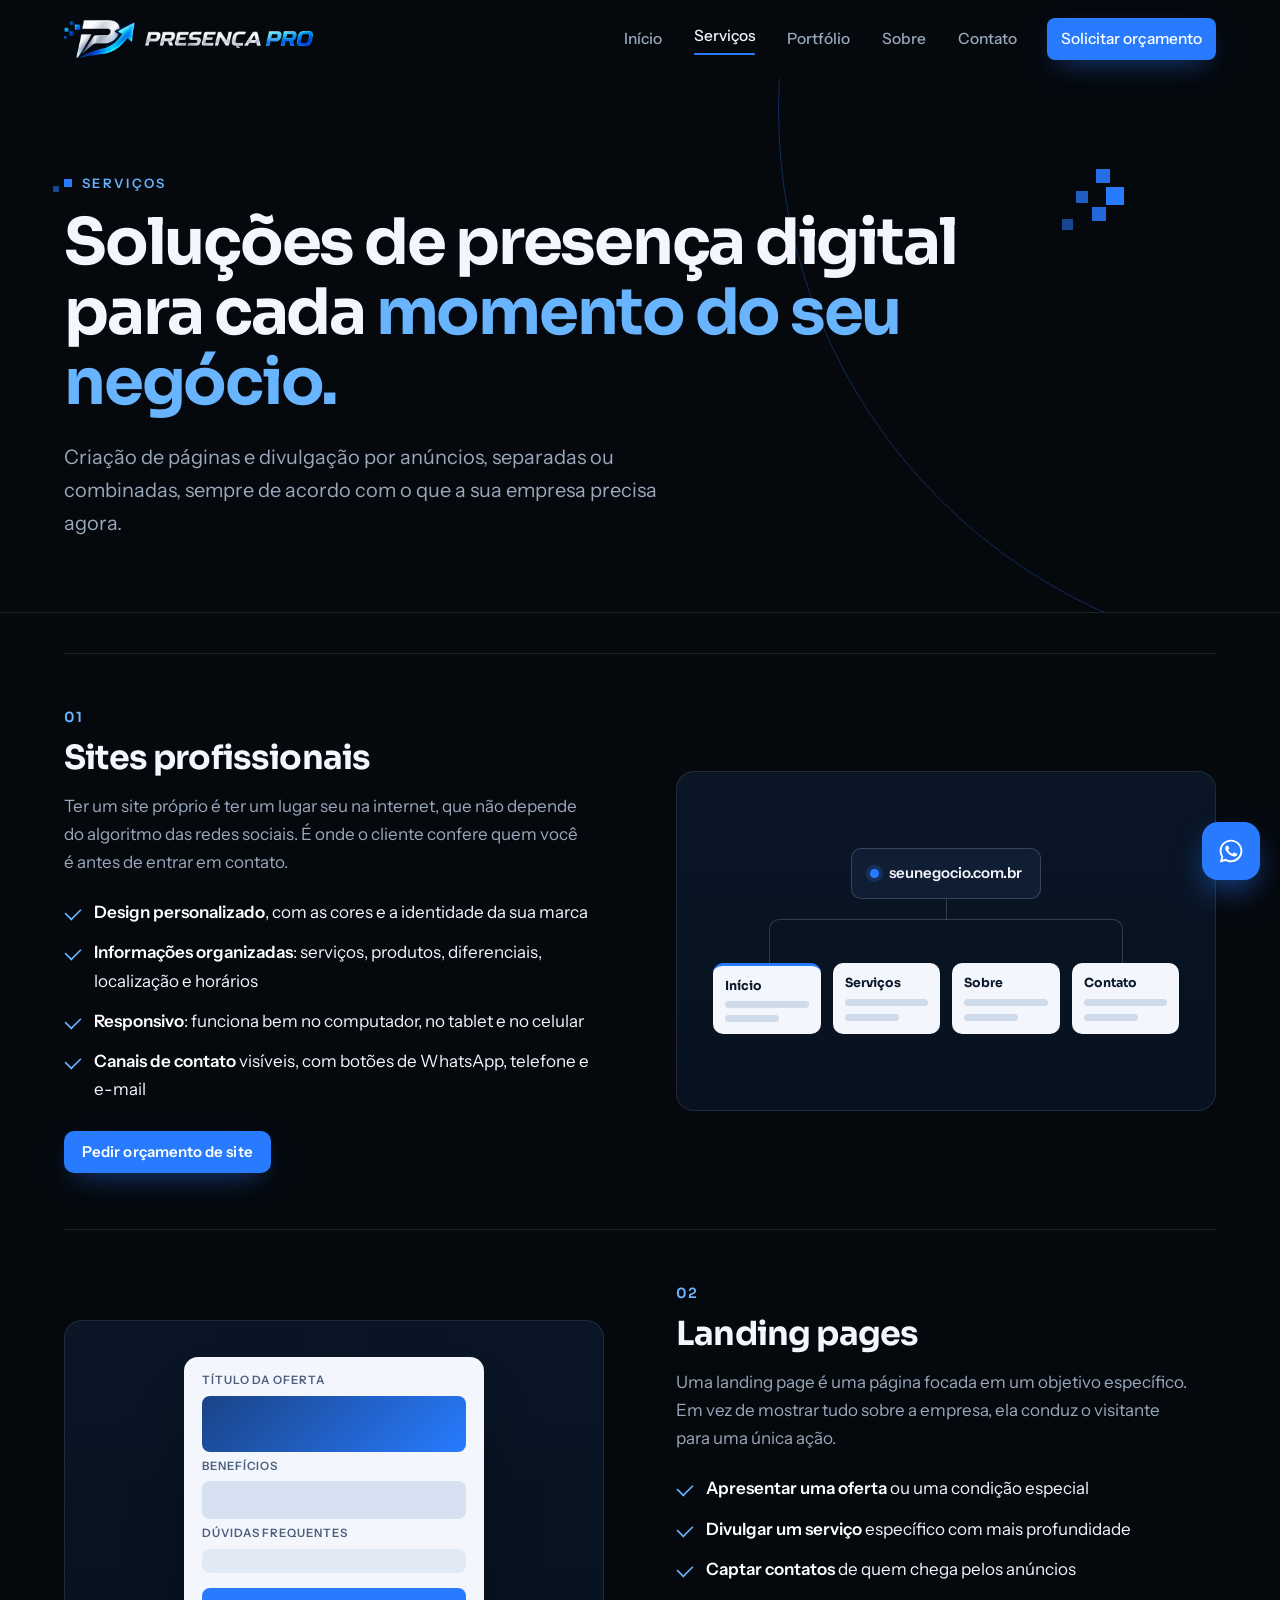
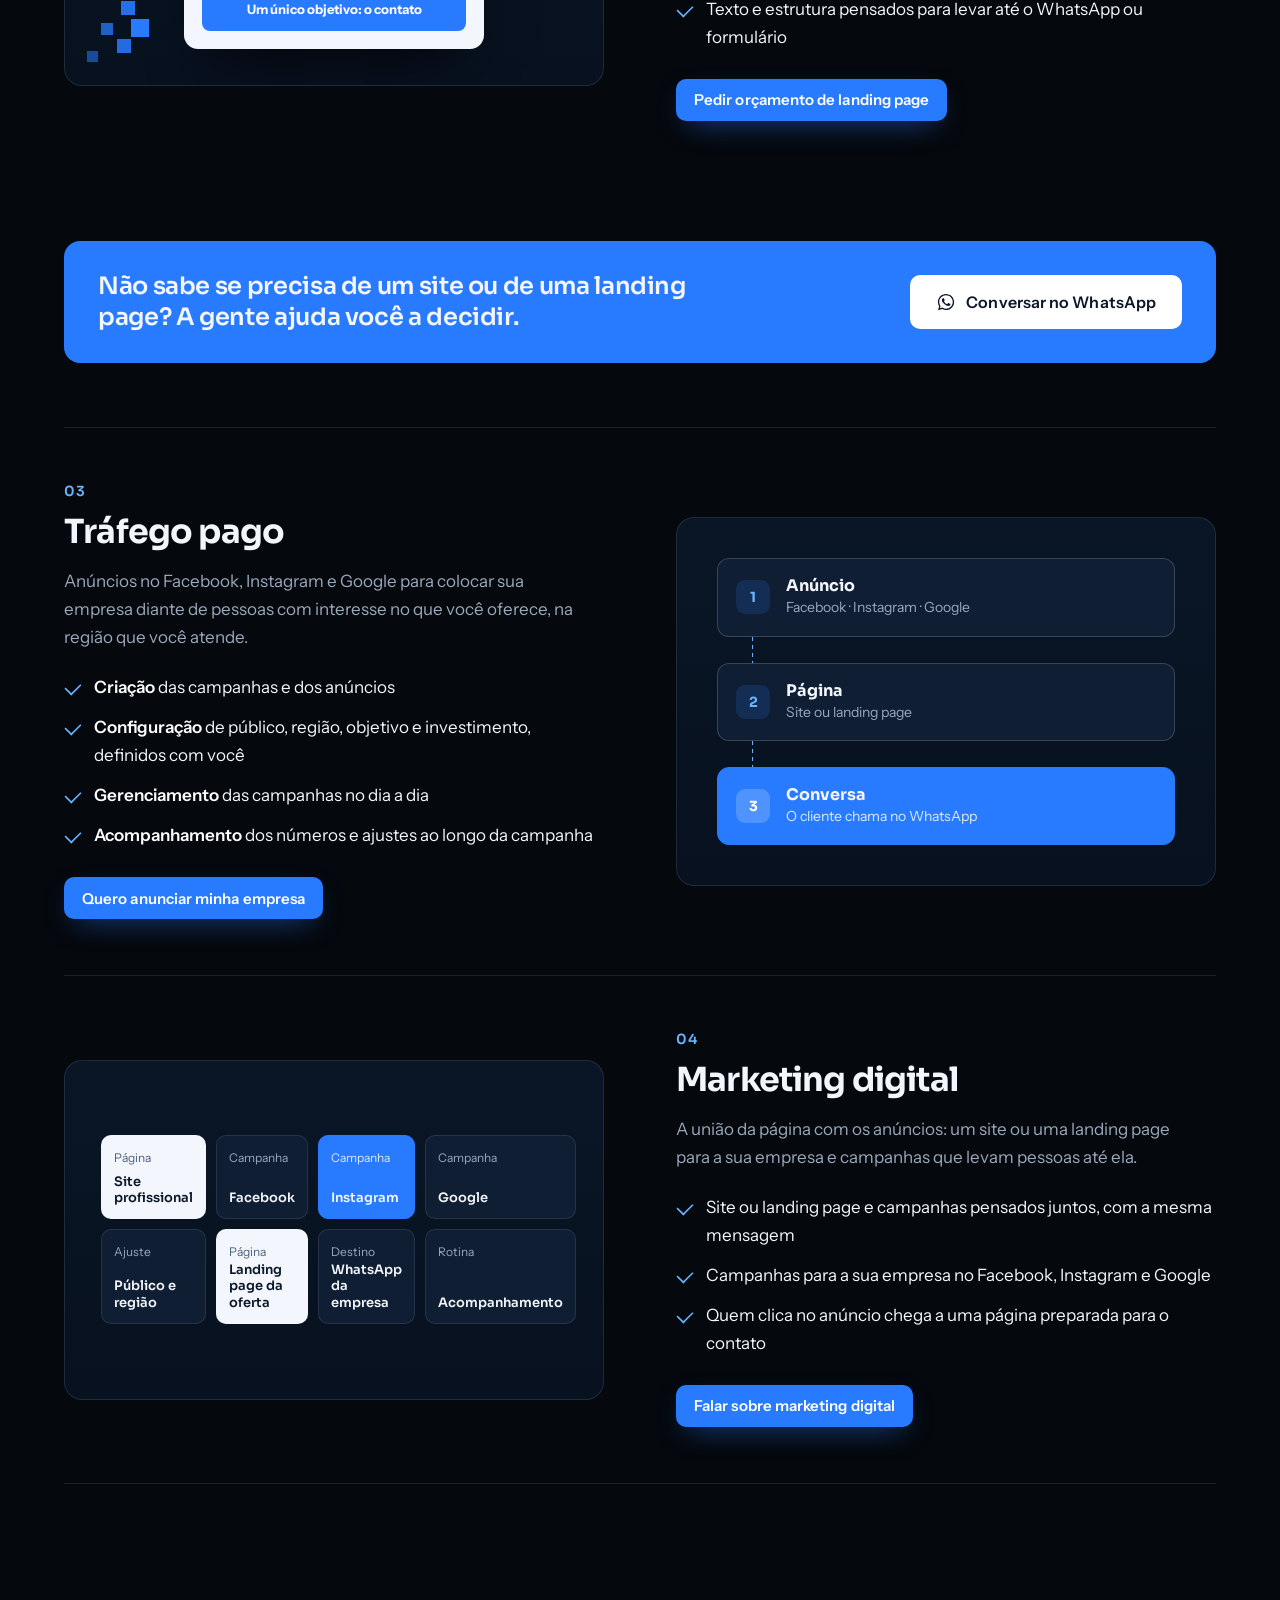
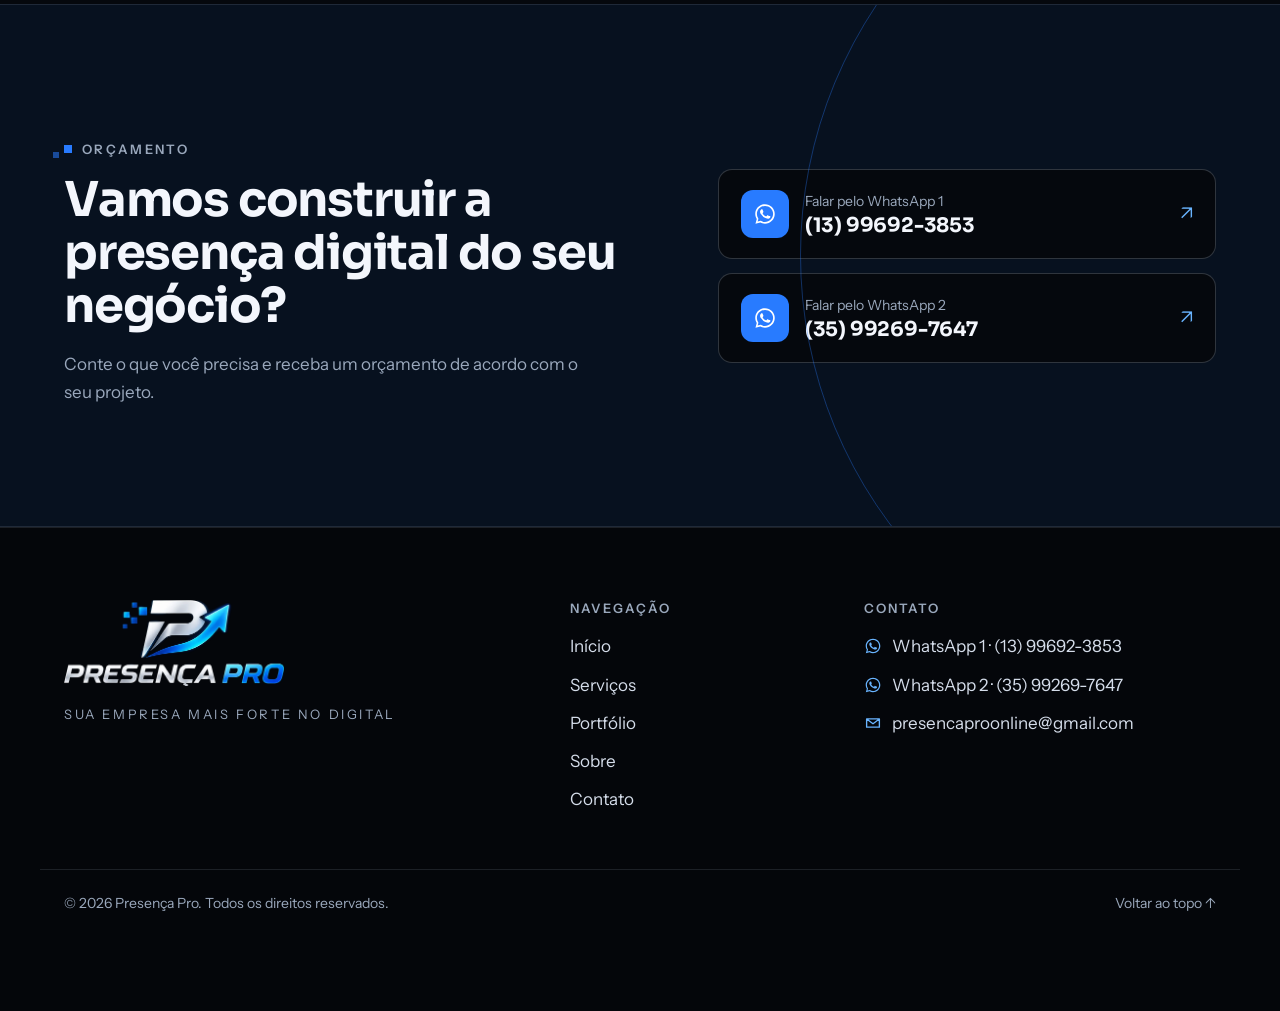
<file: servicos.html>
<!doctype html>
<html lang="pt-BR">
<head>
  <meta charset="utf-8">
  <meta name="viewport" content="width=device-width, initial-scale=1">
  <title>Serviços | Presença Pro</title>
  <meta name="description" content="Criação de sites profissionais, landing pages, gestão de tráfego pago no Facebook, Instagram e Google, e apoio em marketing digital para empresas e empreendedores.">
  <meta name="theme-color" content="#05080D">
  <meta property="og:type" content="website">
  <meta property="og:site_name" content="Presença Pro">
  <meta property="og:title" content="Serviços | Presença Pro">
  <meta property="og:description" content="Sites, landing pages, tráfego pago e marketing digital sob medida para o seu negócio.">
  <meta property="og:image" content="assets/logo-presenca-pro-original.webp">
  <meta property="og:locale" content="pt_BR">
  <link rel="icon" href="assets/logo-simbolo.png" type="image/png">
  <link rel="preconnect" href="https://fonts.googleapis.com">
  <link rel="preconnect" href="https://fonts.gstatic.com" crossorigin>
  <link href="https://fonts.googleapis.com/css2?family=Sora:wght@500;600;700&family=Instrument+Sans:wght@400;500;600;700&display=swap" rel="stylesheet">
  <link rel="stylesheet" href="assets/style.css">
</head>
<body>
<svg width="0" height="0" style="position:absolute" aria-hidden="true">
  <symbol id="i-wa" viewBox="0 0 32 32"><path fill="currentColor" d="M16 3C8.8 3 3 8.7 3 15.8c0 2.5.7 4.9 2 6.9L3.3 29l6.5-1.7c1.9 1 4 1.6 6.2 1.6 7.2 0 13-5.7 13-12.9C29 8.7 23.2 3 16 3zm0 23.6c-2 0-3.9-.5-5.5-1.5l-.4-.2-3.9 1 1-3.7-.3-.4c-1.1-1.7-1.7-3.7-1.7-5.8C5.2 9.9 10 5.2 16 5.2s10.8 4.7 10.8 10.6S22 26.6 16 26.6zm5.9-7.9c-.3-.2-1.9-1-2.2-1.1-.3-.1-.5-.2-.7.2-.2.3-.8 1-1 1.2-.2.2-.4.2-.7.1-.3-.2-1.4-.5-2.6-1.6-1-.9-1.6-1.9-1.8-2.3-.2-.3 0-.5.1-.7l.5-.6c.2-.2.2-.4.3-.6.1-.2 0-.4 0-.6l-1-2.4c-.3-.6-.5-.5-.7-.5h-.6c-.2 0-.6.1-.9.4-.3.3-1.2 1.1-1.2 2.8s1.2 3.2 1.4 3.4c.2.2 2.4 3.6 5.8 5 .8.3 1.4.6 1.9.7.8.3 1.6.2 2.2.1.7-.1 1.9-.8 2.2-1.5.3-.7.3-1.4.2-1.5-.1-.2-.3-.3-.6-.4z"/></symbol>
  <symbol id="i-mail" viewBox="0 0 24 24"><path fill="none" stroke="currentColor" stroke-width="1.8" stroke-linecap="round" stroke-linejoin="round" d="M3.5 6.5h17v11h-17zM4 7l8 6 8-6"/></symbol>
</svg>
<a class="skip" href="#conteudo">Pular para o conteúdo</a>

<header class="header" id="topo">
  <div class="container header__bar">
    <a href="index.html" class="logo" aria-label="Presença Pro, página inicial">
      <img class="logo__simbolo" src="assets/logo-simbolo.webp" alt="" width="448" height="240">
      <img class="logo__nome" src="assets/logo-nome.webp" alt="Presença Pro" width="1000" height="101">
    </a>
    <nav class="nav" id="nav" aria-label="Menu principal">
      <a href="index.html">Início</a>
      <a href="servicos.html" aria-current="page">Serviços</a>
      <a href="portfolio.html">Portfólio</a>
      <a href="sobre.html">Sobre</a>
      <a href="contato.html">Contato</a>
      <a href="contato.html" class="btn btn--primary btn--sm" data-wa="geral">Solicitar orçamento</a>
    </nav>
    <button class="burger" id="burger" aria-label="Abrir menu" aria-expanded="false" aria-controls="nav"><span></span><span></span></button>
  </div>
</header>

<main id="conteudo">

<section class="page-hero">
  <div class="hero__arcs" aria-hidden="true"></div>
  <div class="pixels" aria-hidden="true"><i></i><i></i><i></i><i></i><i></i></div>
  <div class="container intro">
    <p class="kicker">Serviços</p>
    <h1>Soluções de presença digital para cada <span class="hl">momento do seu negócio.</span></h1>
    <p class="lead">Criação de páginas e divulgação por anúncios, separadas ou combinadas, sempre de acordo com o que a sua empresa precisa agora.</p>
  </div>
</section>

<section class="section section--tight">
  <div class="container">

    <article class="svc" id="sites">
      <div class="svc__copy reveal">
        <span class="svc__num">01</span>
        <h2>Sites profissionais</h2>
        <p>Ter um site próprio é ter um lugar seu na internet, que não depende do algoritmo das redes sociais. É onde o cliente confere quem você é antes de entrar em contato.</p>
        <ul class="checks">
          <li><b>Design personalizado</b>, com as cores e a identidade da sua marca</li>
          <li><b>Informações organizadas</b>: serviços, produtos, diferenciais, localização e horários</li>
          <li><b>Responsivo</b>: funciona bem no computador, no tablet e no celular</li>
          <li><b>Canais de contato</b> visíveis, com botões de WhatsApp, telefone e e-mail</li>
        </ul>
        <a class="btn btn--primary btn--sm" href="contato.html" data-wa="site">Pedir orçamento de site</a>
      </div>
      <div class="svc__visual sitemap reveal reveal--d1" aria-hidden="true">
        <div class="sitemap__root"><span class="dot"></span>seunegocio.com.br</div>
        <div class="sitemap__lines"></div>
        <div class="sitemap__pages">
          <div><b>Início</b><i></i><i></i></div>
          <div><b>Serviços</b><i></i><i></i></div>
          <div><b>Sobre</b><i></i><i></i></div>
          <div><b>Contato</b><i></i><i></i></div>
        </div>
      </div>
    </article>

    <article class="svc svc--rev" id="landing-pages">
      <div class="svc__copy reveal">
        <span class="svc__num">02</span>
        <h2>Landing pages</h2>
        <p>Uma landing page é uma página focada em um objetivo específico. Em vez de mostrar tudo sobre a empresa, ela conduz o visitante para uma única ação.</p>
        <ul class="checks">
          <li><b>Apresentar uma oferta</b> ou uma condição especial</li>
          <li><b>Divulgar um serviço</b> específico com mais profundidade</li>
          <li><b>Captar contatos</b> de quem chega pelos anúncios</li>
          <li>Texto e estrutura pensados para levar até o WhatsApp ou formulário</li>
        </ul>
        <a class="btn btn--primary btn--sm" href="contato.html" data-wa="landing">Pedir orçamento de landing page</a>
      </div>
      <div class="svc__visual funnel reveal reveal--d1" aria-hidden="true">
        <div class="pixels"><i></i><i></i><i></i><i></i><i></i></div>
        <div class="funnel__page">
          <span class="funnel__tag">Título da oferta</span>
          <span class="funnel__block"></span>
          <span class="funnel__tag">Benefícios</span>
          <span class="funnel__block funnel__block--sm"></span>
          <span class="funnel__tag">Dúvidas frequentes</span>
          <span class="funnel__block funnel__block--xs"></span>
          <span class="funnel__goal">Um único objetivo: o contato</span>
        </div>
      </div>
    </article>

    <div class="band reveal">
      <p>Não sabe se precisa de um site ou de uma landing page? A gente ajuda você a decidir.</p>
      <a class="btn" href="contato.html" data-wa="geral"><svg width="20" height="20"><use href="#i-wa"/></svg>Conversar no WhatsApp</a>
    </div>

    <article class="svc" id="trafego-pago">
      <div class="svc__copy reveal">
        <span class="svc__num">03</span>
        <h2>Tráfego pago</h2>
        <p>Anúncios no Facebook, Instagram e Google para colocar sua empresa diante de pessoas com interesse no que você oferece, na região que você atende.</p>
        <ul class="checks">
          <li><b>Criação</b> das campanhas e dos anúncios</li>
          <li><b>Configuração</b> de público, região, objetivo e investimento, definidos com você</li>
          <li><b>Gerenciamento</b> das campanhas no dia a dia</li>
          <li><b>Acompanhamento</b> dos números e ajustes ao longo da campanha</li>
        </ul>
        <a class="btn btn--primary btn--sm" href="contato.html" data-wa="anuncio">Quero anunciar minha empresa</a>
      </div>
      <div class="svc__visual flow reveal reveal--d1" aria-hidden="true">
        <div class="flow__step"><span class="flow__n">1</span><div><b>Anúncio</b><small>Facebook · Instagram · Google</small></div></div>
        <span class="flow__arrow"></span>
        <div class="flow__step"><span class="flow__n">2</span><div><b>Página</b><small>Site ou landing page</small></div></div>
        <span class="flow__arrow"></span>
        <div class="flow__step flow__step--end"><span class="flow__n">3</span><div><b>Conversa</b><small>O cliente chama no WhatsApp</small></div></div>
      </div>
    </article>

    <article class="svc svc--rev" id="marketing">
      <div class="svc__copy reveal">
        <span class="svc__num">04</span>
        <h2>Marketing digital</h2>
        <p>A união da página com os anúncios: um site ou uma landing page para a sua empresa e campanhas que levam pessoas até ela.</p>
        <ul class="checks">
          <li>Site ou landing page e campanhas pensados juntos, com a mesma mensagem</li>
          <li>Campanhas para a sua empresa no Facebook, Instagram e Google</li>
          <li>Quem clica no anúncio chega a uma página preparada para o contato</li>
        </ul>
        <a class="btn btn--primary btn--sm" href="contato.html" data-wa="marketing">Falar sobre marketing digital</a>
      </div>
      <div class="svc__visual plan reveal reveal--d1" aria-hidden="true">
        <div class="on"><small>Página</small><b>Site profissional</b></div>
        <div><small>Campanha</small><b>Facebook</b></div>
        <div class="blue"><small>Campanha</small><b>Instagram</b></div>
        <div><small>Campanha</small><b>Google</b></div>
        <div><small>Ajuste</small><b>Público e região</b></div>
        <div class="on"><small>Página</small><b>Landing page da oferta</b></div>
        <div><small>Destino</small><b>WhatsApp da empresa</b></div>
        <div><small>Rotina</small><b>Acompanhamento</b></div>
      </div>
    </article>
  </div>
</section>

<section class="section cta">
  <div class="cta__arc" aria-hidden="true"></div>
  <div class="container cta__inner">
    <div class="reveal">
      <p class="kicker">Orçamento</p>
      <h2>Vamos construir a presença digital do seu negócio?</h2>
      <p>Conte o que você precisa e receba um orçamento de acordo com o seu projeto.</p>
    </div>
    <div class="wa-cards reveal reveal--d1">
      <a class="wa-card" href="https://wa.me/5513996923853" target="_blank" rel="noopener" data-wa-num="0" data-msg="geral">
        <span class="wa-card__icon"><svg width="24" height="24"><use href="#i-wa"/></svg></span>
        <span><small data-cfg="whatsapp.0.rotulo">Falar pelo WhatsApp 1</small><b data-cfg="whatsapp.0.numero">(13) 99692-3853</b></span>
        <span class="arrow" aria-hidden="true">↗</span>
      </a>
      <a class="wa-card" href="https://wa.me/5535992697647" target="_blank" rel="noopener" data-wa-num="1" data-msg="geral">
        <span class="wa-card__icon"><svg width="24" height="24"><use href="#i-wa"/></svg></span>
        <span><small data-cfg="whatsapp.1.rotulo">Falar pelo WhatsApp 2</small><b data-cfg="whatsapp.1.numero">(35) 99269-7647</b></span>
        <span class="arrow" aria-hidden="true">↗</span>
      </a>
    </div>
  </div>
</section>

</main>

<footer class="footer">
  <div class="container footer__grid">
    <div class="footer__brand">
      <img src="assets/logo-completa.webp" alt="Presença Pro" width="900" height="350" loading="lazy">
      <p data-cfg="slogan">Sua empresa mais forte no digital</p>
    </div>
    <div>
      <h4>Navegação</h4>
      <nav class="footer__nav" aria-label="Rodapé">
        <a href="index.html">Início</a>
        <a href="servicos.html">Serviços</a>
        <a href="portfolio.html">Portfólio</a>
        <a href="sobre.html">Sobre</a>
        <a href="contato.html">Contato</a>
      </nav>
    </div>
    <div>
      <h4>Contato</h4>
      <div class="footer__contact">
        <a href="https://wa.me/5513996923853" target="_blank" rel="noopener" data-wa-num="0" data-msg="geral"><svg width="18" height="18"><use href="#i-wa"/></svg><span>WhatsApp 1 · <span data-cfg="whatsapp.0.numero">(13) 99692-3853</span></span></a>
        <a href="https://wa.me/5535992697647" target="_blank" rel="noopener" data-wa-num="1" data-msg="geral"><svg width="18" height="18"><use href="#i-wa"/></svg><span>WhatsApp 2 · <span data-cfg="whatsapp.1.numero">(35) 99269-7647</span></span></a>
        <a href="mailto:presencaproonline@gmail.com" data-cfg-mail><svg width="18" height="18"><use href="#i-mail"/></svg><span data-cfg="email">presencaproonline@gmail.com</span></a>
      </div>
    </div>
  </div>
  <div class="container footer__base">
    <span>© <span data-ano>2026</span> Presença Pro. Todos os direitos reservados.</span>
    <a href="#topo">Voltar ao topo ↑</a>
  </div>
</footer>

<a class="wa-float" href="contato.html" data-wa="geral" aria-label="Falar pelo WhatsApp"><svg width="28" height="28"><use href="#i-wa"/></svg></a>

<script src="assets/config.js"></script>
<script src="assets/main.js"></script>
</body>
</html>
</file>
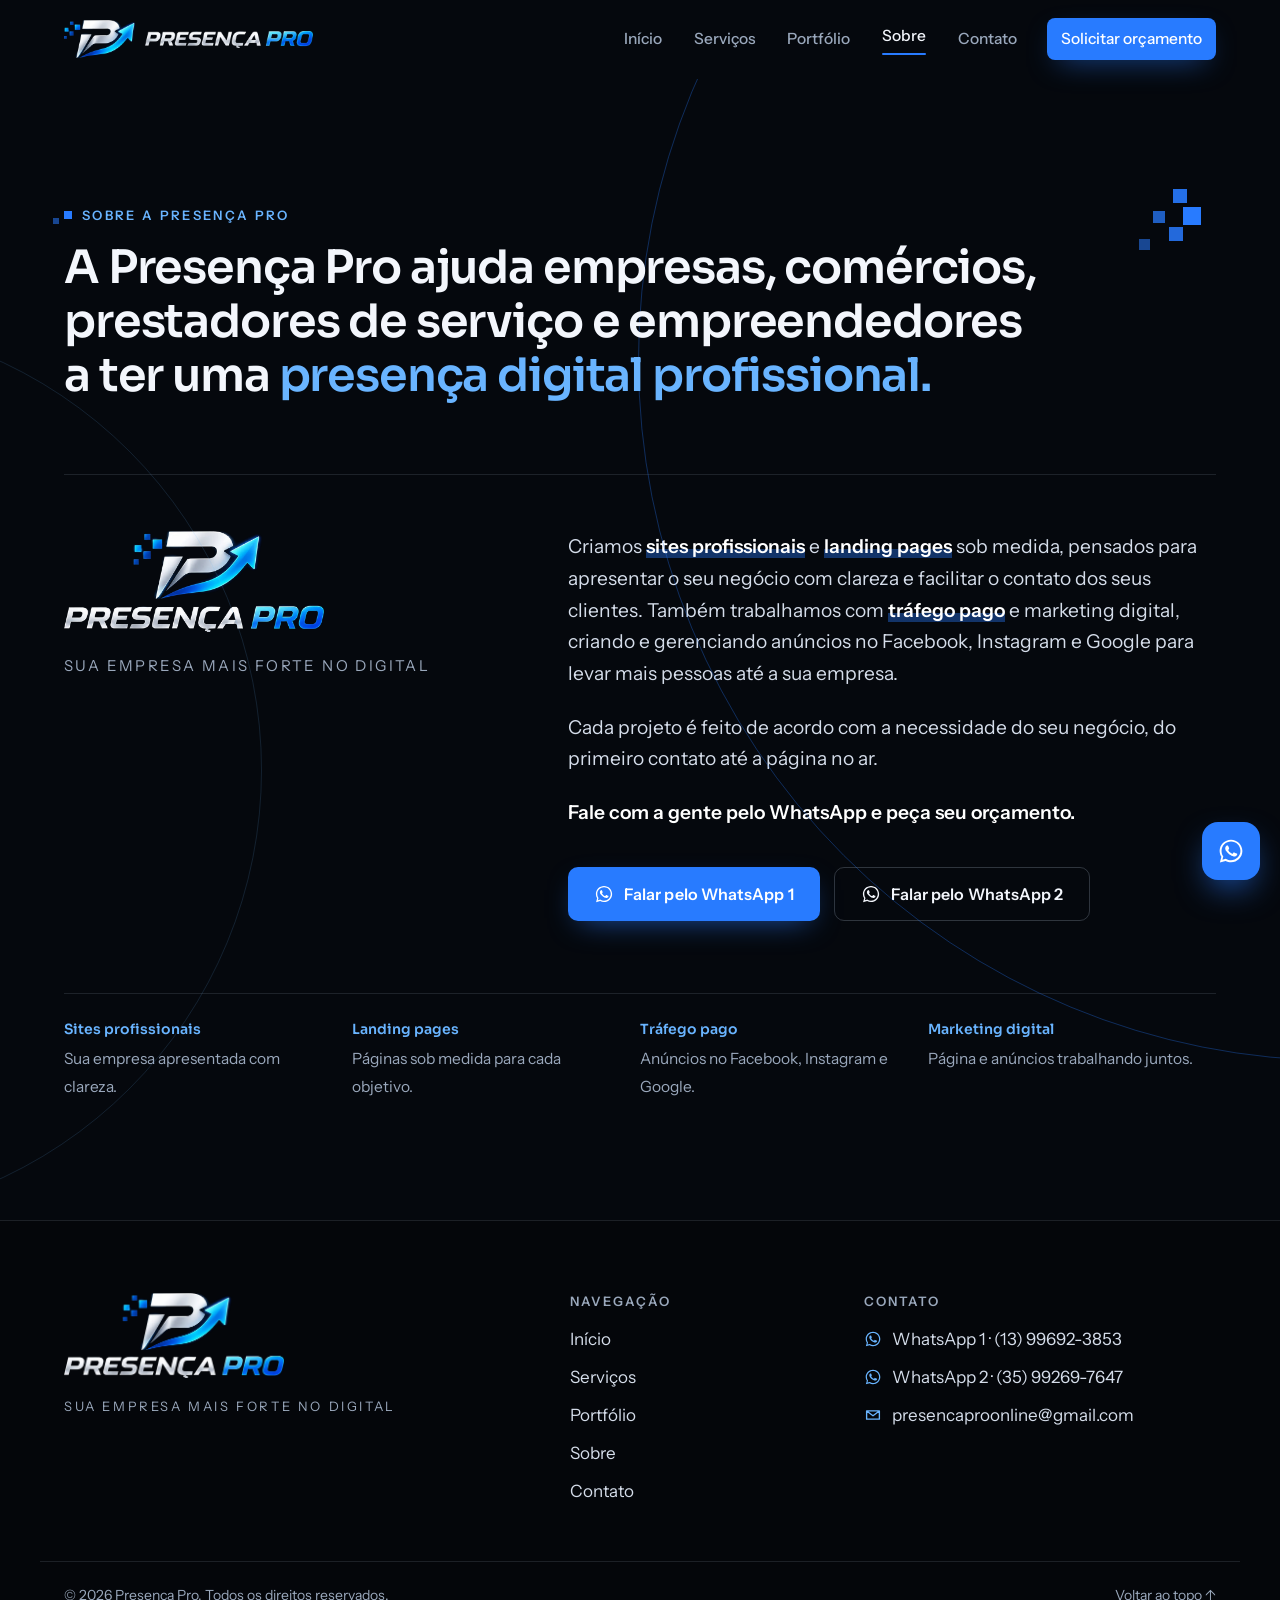
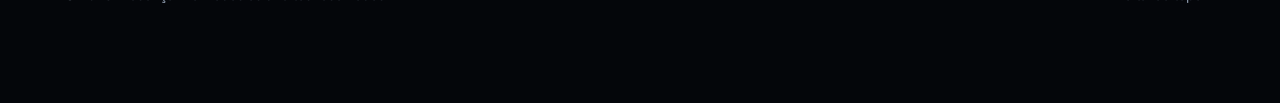
<file: sobre.html>
<!doctype html>
<html lang="pt-BR">
<head>
  <meta charset="utf-8">
  <meta name="viewport" content="width=device-width, initial-scale=1">
  <title>Sobre | Presença Pro</title>
  <meta name="description" content="A Presença Pro ajuda empresas, comércios, prestadores de serviço e empreendedores a ter uma presença digital profissional.">
  <meta name="theme-color" content="#05080D">
  <meta property="og:type" content="website">
  <meta property="og:site_name" content="Presença Pro">
  <meta property="og:title" content="Sobre | Presença Pro">
  <meta property="og:description" content="A Presença Pro ajuda empresas, comércios, prestadores de serviço e empreendedores a ter uma presença digital profissional.">
  <meta property="og:image" content="assets/logo-presenca-pro-original.webp">
  <meta property="og:locale" content="pt_BR">
  <link rel="icon" href="assets/logo-simbolo.png" type="image/png">
  <link rel="preconnect" href="https://fonts.googleapis.com">
  <link rel="preconnect" href="https://fonts.gstatic.com" crossorigin>
  <link href="https://fonts.googleapis.com/css2?family=Sora:wght@500;600;700&family=Instrument+Sans:wght@400;500;600;700&display=swap" rel="stylesheet">
  <link rel="stylesheet" href="assets/style.css">
</head>
<body>
<svg width="0" height="0" style="position:absolute" aria-hidden="true">
  <symbol id="i-wa" viewBox="0 0 32 32"><path fill="currentColor" d="M16 3C8.8 3 3 8.7 3 15.8c0 2.5.7 4.9 2 6.9L3.3 29l6.5-1.7c1.9 1 4 1.6 6.2 1.6 7.2 0 13-5.7 13-12.9C29 8.7 23.2 3 16 3zm0 23.6c-2 0-3.9-.5-5.5-1.5l-.4-.2-3.9 1 1-3.7-.3-.4c-1.1-1.7-1.7-3.7-1.7-5.8C5.2 9.9 10 5.2 16 5.2s10.8 4.7 10.8 10.6S22 26.6 16 26.6zm5.9-7.9c-.3-.2-1.9-1-2.2-1.1-.3-.1-.5-.2-.7.2-.2.3-.8 1-1 1.2-.2.2-.4.2-.7.1-.3-.2-1.4-.5-2.6-1.6-1-.9-1.6-1.9-1.8-2.3-.2-.3 0-.5.1-.7l.5-.6c.2-.2.2-.4.3-.6.1-.2 0-.4 0-.6l-1-2.4c-.3-.6-.5-.5-.7-.5h-.6c-.2 0-.6.1-.9.4-.3.3-1.2 1.1-1.2 2.8s1.2 3.2 1.4 3.4c.2.2 2.4 3.6 5.8 5 .8.3 1.4.6 1.9.7.8.3 1.6.2 2.2.1.7-.1 1.9-.8 2.2-1.5.3-.7.3-1.4.2-1.5-.1-.2-.3-.3-.6-.4z"/></symbol>
  <symbol id="i-mail" viewBox="0 0 24 24"><path fill="none" stroke="currentColor" stroke-width="1.8" stroke-linecap="round" stroke-linejoin="round" d="M3.5 6.5h17v11h-17zM4 7l8 6 8-6"/></symbol>
</svg>
<a class="skip" href="#conteudo">Pular para o conteúdo</a>

<header class="header" id="topo">
  <div class="container header__bar">
    <a href="index.html" class="logo" aria-label="Presença Pro, página inicial">
      <img class="logo__simbolo" src="assets/logo-simbolo.webp" alt="" width="448" height="240">
      <img class="logo__nome" src="assets/logo-nome.webp" alt="Presença Pro" width="1000" height="101">
    </a>
    <nav class="nav" id="nav" aria-label="Menu principal">
      <a href="index.html">Início</a>
      <a href="servicos.html">Serviços</a>
      <a href="portfolio.html">Portfólio</a>
      <a href="sobre.html" aria-current="page">Sobre</a>
      <a href="contato.html">Contato</a>
      <a href="contato.html" class="btn btn--primary btn--sm" data-wa="geral">Solicitar orçamento</a>
    </nav>
    <button class="burger" id="burger" aria-label="Abrir menu" aria-expanded="false" aria-controls="nav"><span></span><span></span></button>
  </div>
</header>

<main id="conteudo">

<!-- Texto oficial da Presença Pro: só a formatação visual foi ajustada. -->
<section class="section about">
  <div class="hero__arcs" aria-hidden="true"></div>
  <div class="pixels" aria-hidden="true"><i></i><i></i><i></i><i></i><i></i></div>
  <div class="container">
    <div class="intro">
      <p class="kicker">Sobre a Presença Pro</p>
      <h1 class="about__statement">A Presença Pro ajuda empresas, comércios, prestadores de serviço e empreendedores a ter uma <span class="hl">presença digital profissional.</span></h1>
    </div>

    <div class="about__grid">
      <aside class="about__aside reveal">
        <img src="assets/logo-completa.webp" alt="Presença Pro" width="900" height="350" loading="lazy">
        <p data-cfg="slogan">Sua empresa mais forte no digital</p>
      </aside>
      <div class="about__text reveal reveal--d1">
        <p>Criamos <strong>sites profissionais</strong> e <strong>landing pages</strong> sob medida, pensados para apresentar o seu negócio com clareza e facilitar o contato dos seus clientes. Também trabalhamos com <strong>tráfego pago</strong> e marketing digital, criando e gerenciando anúncios no Facebook, Instagram e Google para levar mais pessoas até a sua empresa.</p>
        <p>Cada projeto é feito de acordo com a necessidade do seu negócio, do primeiro contato até a página no ar.</p>
        <p class="about__close">Fale com a gente pelo WhatsApp e peça seu orçamento.</p>
        <div class="hero__actions">
          <a class="btn btn--primary" href="https://wa.me/5513996923853" target="_blank" rel="noopener" data-wa-num="0" data-msg="geral"><svg width="20" height="20"><use href="#i-wa"/></svg><span data-cfg="whatsapp.0.rotulo">Falar pelo WhatsApp 1</span></a>
          <a class="btn btn--ghost" href="https://wa.me/5535992697647" target="_blank" rel="noopener" data-wa-num="1" data-msg="geral"><svg width="20" height="20"><use href="#i-wa"/></svg><span data-cfg="whatsapp.1.rotulo">Falar pelo WhatsApp 2</span></a>
        </div>
      </div>
    </div>

    <div class="about__pillars">
      <div class="reveal"><b>Sites profissionais</b><span>Sua empresa apresentada com clareza.</span></div>
      <div class="reveal reveal--d1"><b>Landing pages</b><span>Páginas sob medida para cada objetivo.</span></div>
      <div class="reveal reveal--d2"><b>Tráfego pago</b><span>Anúncios no Facebook, Instagram e Google.</span></div>
      <div class="reveal reveal--d3"><b>Marketing digital</b><span>Página e anúncios trabalhando juntos.</span></div>
    </div>
  </div>
</section>

</main>

<footer class="footer">
  <div class="container footer__grid">
    <div class="footer__brand">
      <img src="assets/logo-completa.webp" alt="Presença Pro" width="900" height="350" loading="lazy">
      <p data-cfg="slogan">Sua empresa mais forte no digital</p>
    </div>
    <div>
      <h4>Navegação</h4>
      <nav class="footer__nav" aria-label="Rodapé">
        <a href="index.html">Início</a>
        <a href="servicos.html">Serviços</a>
        <a href="portfolio.html">Portfólio</a>
        <a href="sobre.html">Sobre</a>
        <a href="contato.html">Contato</a>
      </nav>
    </div>
    <div>
      <h4>Contato</h4>
      <div class="footer__contact">
        <a href="https://wa.me/5513996923853" target="_blank" rel="noopener" data-wa-num="0" data-msg="geral"><svg width="18" height="18"><use href="#i-wa"/></svg><span>WhatsApp 1 · <span data-cfg="whatsapp.0.numero">(13) 99692-3853</span></span></a>
        <a href="https://wa.me/5535992697647" target="_blank" rel="noopener" data-wa-num="1" data-msg="geral"><svg width="18" height="18"><use href="#i-wa"/></svg><span>WhatsApp 2 · <span data-cfg="whatsapp.1.numero">(35) 99269-7647</span></span></a>
        <a href="mailto:presencaproonline@gmail.com" data-cfg-mail><svg width="18" height="18"><use href="#i-mail"/></svg><span data-cfg="email">presencaproonline@gmail.com</span></a>
      </div>
    </div>
  </div>
  <div class="container footer__base">
    <span>© <span data-ano>2026</span> Presença Pro. Todos os direitos reservados.</span>
    <a href="#topo">Voltar ao topo ↑</a>
  </div>
</footer>

<a class="wa-float" href="contato.html" data-wa="geral" aria-label="Falar pelo WhatsApp"><svg width="28" height="28"><use href="#i-wa"/></svg></a>

<script src="assets/config.js"></script>
<script src="assets/main.js"></script>
</body>
</html>
</file>
<file: assets/style.css>
/* =========================================================
   Presença Pro — identidade visual
   Base escura (preto azulado / azul-marinho), azul da logo como destaque.
   ========================================================= */
:root{
  --navy:#07111F;
  --black:#05080D;
  --blue:#287BFF;
  --blue-l:#69B4FF;
  --white:#F3F6FC;
  --gray:#9AA8BC;

  --surface:#0A1626;
  --line:rgba(154,168,188,.16);
  --line-2:rgba(154,168,188,.28);

  --f-head:'Sora',system-ui,sans-serif;
  --f-body:'Instrument Sans',system-ui,sans-serif;

  --r:14px;
  --container:1200px;
  --ease:cubic-bezier(.2,.7,.2,1);
}

*{box-sizing:border-box;margin:0;padding:0}
html{scroll-behavior:smooth;-webkit-text-size-adjust:100%}
body{
  background:var(--black);color:var(--white);
  font:400 17px/1.65 var(--f-body);
  -webkit-font-smoothing:antialiased;text-rendering:optimizeLegibility;
  overflow-x:hidden;
}
img,svg{display:block;max-width:100%}
a{color:inherit;text-decoration:none}
button{font:inherit;color:inherit;background:none;border:0;cursor:pointer}
ul,ol{list-style:none}
::selection{background:var(--blue);color:#fff}

:focus-visible{outline:2px solid var(--blue-l);outline-offset:3px;border-radius:6px}
.skip{position:absolute;left:-999px;top:12px;z-index:100;background:var(--blue);color:#fff;padding:10px 16px;border-radius:8px}
.skip:focus{left:12px}

.container{width:100%;max-width:var(--container);margin:0 auto;padding:0 24px}

/* ---------- Tipografia ---------- */
h1,h2,h3,h4{font-family:var(--f-head);font-weight:700;line-height:1.1;letter-spacing:-.025em}
h1{font-size:clamp(40px,5.6vw,72px);letter-spacing:-.035em}
h2{font-size:clamp(30px,3.8vw,48px)}
h3{font-size:clamp(21px,2vw,26px);letter-spacing:-.015em}
.hl{color:var(--blue-l)}
.kicker{
  display:inline-flex;align-items:center;gap:10px;
  font:600 13px/1 var(--f-body);letter-spacing:.18em;text-transform:uppercase;color:var(--blue-l);
  margin-bottom:18px;
}
.kicker::before{content:"";width:8px;height:8px;background:var(--blue);box-shadow:-12px 6px 0 -1px rgba(40,123,255,.55)}
.lead{font-size:clamp(18px,1.6vw,20px);color:var(--gray);max-width:600px}
.muted{color:var(--gray)}

/* ---------- Botões ---------- */
.btn{
  display:inline-flex;align-items:center;justify-content:center;gap:10px;
  height:54px;padding:0 26px;border-radius:10px;
  font:600 16px/1 var(--f-body);letter-spacing:.005em;white-space:nowrap;
  transition:transform .25s var(--ease),background-color .25s,border-color .25s,color .25s,box-shadow .25s;
}
.btn svg{flex:none}
.btn--primary{background:var(--blue);color:#fff;box-shadow:0 10px 30px -12px rgba(40,123,255,.7)}
.btn--primary:hover{background:#3d89ff;transform:translateY(-2px)}
.btn--ghost{border:1px solid var(--line-2);color:var(--white)}
.btn--ghost:hover{border-color:var(--blue-l);color:#fff;transform:translateY(-2px)}
.btn--sm{height:42px;padding:0 18px;font-size:15px}
.btn--block{width:100%}
.btn .arrow{transition:transform .25s var(--ease)}
.btn:hover .arrow{transform:translate(3px,-3px)}

.link-cta{display:inline-flex;align-items:center;gap:8px;font-weight:600;color:var(--blue-l);border-bottom:1px solid rgba(105,180,255,.35);padding-bottom:3px;transition:gap .25s var(--ease),border-color .25s}
.link-cta:hover{gap:14px;border-color:var(--blue-l)}

/* ---------- Cabeçalho ---------- */
.header{position:sticky;top:0;z-index:50;transition:background-color .3s,border-color .3s,backdrop-filter .3s;border-bottom:1px solid transparent}
.header.is-scrolled{background:rgba(5,8,13,.82);backdrop-filter:blur(14px);-webkit-backdrop-filter:blur(14px);border-color:var(--line)}
.header__bar{display:flex;align-items:center;gap:28px;height:78px}
.logo{display:flex;align-items:center;gap:10px;flex:none}
.logo__simbolo{height:38px;width:auto}
.logo__nome{height:17px;width:auto}
.nav{display:flex;align-items:center;gap:4px;margin-left:auto}
.nav>a{padding:10px 14px;border-radius:8px;font-weight:500;font-size:15.5px;color:var(--gray);transition:color .2s,background-color .2s}
.nav>a:hover{color:var(--white)}
.nav>a[aria-current="page"]{color:var(--white)}
.nav>a[aria-current="page"]::after{content:"";display:block;height:2px;margin-top:4px;background:var(--blue);border-radius:2px}
.nav .btn{margin-left:12px;color:#fff}
.burger{display:none;width:44px;height:44px;border-radius:10px;border:1px solid var(--line-2);margin-left:auto;position:relative}
.burger span{position:absolute;left:12px;right:12px;height:2px;background:var(--white);border-radius:2px;transition:transform .3s var(--ease),top .3s var(--ease)}
.burger span:first-child{top:16px}
.burger span:last-child{top:25px}
.burger[aria-expanded="true"] span:first-child{top:20.5px;transform:rotate(45deg)}
.burger[aria-expanded="true"] span:last-child{top:20.5px;transform:rotate(-45deg)}

/* ---------- Motivo "pixels" da logo ---------- */
.pixels{position:absolute;width:64px;height:64px;pointer-events:none}
.pixels i{position:absolute;background:var(--blue);display:block}
.pixels i:nth-child(1){width:14px;height:14px;left:34px;top:0;opacity:.9}
.pixels i:nth-child(2){width:18px;height:18px;left:44px;top:18px}
.pixels i:nth-child(3){width:12px;height:12px;left:14px;top:22px;opacity:.75}
.pixels i:nth-child(4){width:14px;height:14px;left:30px;top:38px;opacity:.85}
.pixels i:nth-child(5){width:11px;height:11px;left:0;top:50px;opacity:.55}

/* ---------- Seções ---------- */
.section{padding:120px 0;position:relative}
.section--navy{background:var(--navy)}
.section__head{max-width:760px;margin-bottom:64px}
.section__head .lead{margin-top:18px}
.section__head--row{max-width:none;display:grid;grid-template-columns:1.1fr 1fr;gap:40px;align-items:end}

/* ---------- Hero ---------- */
.hero{position:relative;padding:56px 0 0;overflow:hidden}
.hero__arcs{position:absolute;inset:0;pointer-events:none;z-index:0}
.hero__arcs::before,.hero__arcs::after{content:"";position:absolute;border-radius:50%;border:1px solid rgba(40,123,255,.32)}
.hero__arcs::before{width:1400px;height:1400px;right:-760px;top:-420px}
.hero__arcs::after{width:900px;height:900px;left:-640px;top:240px;border-color:rgba(105,180,255,.14)}
.hero__grid{position:relative;z-index:1;display:grid;grid-template-columns:1.08fr 1fr;gap:40px;align-items:center;min-height:640px}
.hero h1{font-size:clamp(40px,4.7vw,64px)}
.hero .lead{margin-top:26px}
.hero__actions{display:flex;flex-wrap:wrap;gap:14px;margin-top:38px}
.hero__contacts{display:flex;flex-wrap:wrap;align-items:center;gap:8px 18px;margin-top:30px;font-size:15px;color:var(--gray)}
.hero__contacts a{display:inline-flex;align-items:center;gap:8px;color:var(--white);font-weight:600}
.hero__contacts a:hover{color:var(--blue-l)}
.hero__contacts svg{color:var(--blue-l)}
.hero__contacts .sep{width:1px;height:16px;background:var(--line-2)}

.strip{position:relative;z-index:1;border-top:1px solid var(--line);margin-top:72px}
.strip ul{display:flex;flex-wrap:wrap;justify-content:space-between;gap:12px 28px;padding:26px 0;font:600 14px/1 var(--f-body);letter-spacing:.14em;text-transform:uppercase;color:var(--gray)}
.strip li{display:flex;align-items:center;gap:12px}
.strip li::before{content:"";width:6px;height:6px;background:var(--blue)}

/* ---------- Composição do hero: anúncio → site → conversa ---------- */
.stage{position:relative;height:560px}
.win{background:#0d1a2c;border:1px solid var(--line-2);border-radius:14px;overflow:hidden;box-shadow:0 40px 80px -30px rgba(0,0,0,.8)}
.win__bar{display:flex;align-items:center;gap:6px;height:34px;padding:0 12px;background:#0b1625;border-bottom:1px solid var(--line)}
.win__bar i{width:9px;height:9px;border-radius:50%;background:#26354b}
.win__url{margin-left:10px;flex:1;max-width:240px;height:20px;border-radius:6px;background:#132238;font:500 11px/20px var(--f-body);color:var(--gray);padding:0 10px;overflow:hidden;white-space:nowrap}
.stage__win{position:absolute;left:0;top:30px;width:88%}

.ms{padding:16px 20px 22px;background:linear-gradient(180deg,#0f1f36,#0b1729)}
.ms__nav{display:flex;align-items:center;gap:14px;font-size:11px;color:var(--gray)}
.ms__nav b{font:700 13px var(--f-head);color:var(--white);margin-right:auto}
.ms__nav em{font-style:normal;font-weight:600;color:#fff;background:var(--blue);padding:5px 10px;border-radius:6px}
.ms__hero{display:grid;grid-template-columns:1.1fr 1fr;gap:18px;margin-top:22px;align-items:center}
.ms__hero small{display:block;font-size:10.5px;letter-spacing:.14em;text-transform:uppercase;color:var(--blue-l)}
.ms__hero strong{display:block;font:700 22px/1.15 var(--f-head);letter-spacing:-.02em;margin:8px 0 14px}
.ms__btn{display:inline-block;font-size:11.5px;font-weight:600;background:#fff;color:#0b1729;padding:7px 12px;border-radius:6px}
.ms__photo{height:150px;border-radius:10px;position:relative;overflow:hidden;
  background:
    linear-gradient(160deg,rgba(40,123,255,.0) 40%,rgba(5,8,13,.55)),
    radial-gradient(120px 90px at 70% 30%,#69B4FF,transparent 70%),
    linear-gradient(135deg,#1d4f9a,#0f2748 60%,#0a1a33)}
.ms__photo::before{content:"";position:absolute;left:14%;right:14%;bottom:0;height:58%;border-radius:8px 8px 0 0;background:linear-gradient(180deg,#e9eef7,#b8c6dc);opacity:.9}
.ms__photo::after{content:"";position:absolute;left:22%;right:22%;bottom:0;height:40%;background:repeating-linear-gradient(90deg,#1c3a68 0 14px,transparent 14px 22px);opacity:.55}
.ms__cols{display:grid;grid-template-columns:repeat(3,1fr);gap:10px;margin-top:18px}
.ms__cols span{height:54px;border-radius:8px;background:#122440;border:1px solid var(--line)}

.ad{position:absolute;width:200px;background:#0f1d31;border:1px solid var(--line-2);border-radius:14px;overflow:hidden;box-shadow:0 30px 60px -20px rgba(0,0,0,.8)}
.stage__ad{left:-28px;bottom:20px}
.ad__head{display:flex;align-items:center;gap:8px;padding:10px 12px}
.ad__head b{display:block;font-size:12px}
.ad__head small{display:block;font-size:10px;color:var(--gray);line-height:1.2}
.ad__avatar{width:26px;height:26px;border-radius:50%;background:linear-gradient(135deg,var(--blue),var(--blue-l))}
.ad__img{height:120px;display:flex;align-items:flex-end;padding:12px;background:radial-gradient(110px 80px at 70% 30%,rgba(105,180,255,.8),transparent 70%),linear-gradient(135deg,#1a4386,#0c2141)}
.ad__img span{font:700 15px/1.15 var(--f-head);color:#fff;max-width:120px}
.ad__foot{display:flex;align-items:center;justify-content:space-between;padding:10px 12px;font-size:10px;color:var(--gray)}
.ad__foot em{font-style:normal;font-weight:700;color:#fff;background:#1d3150;padding:5px 9px;border-radius:5px}

.phone{position:absolute;background:#0a0f18;border-radius:30px;padding:8px;border:1px solid #2a3850;box-shadow:0 40px 70px -20px rgba(0,0,0,.85)}
.phone__screen{border-radius:23px;overflow:hidden;height:100%;position:relative}
.phone__screen::before{content:"";position:absolute;top:7px;left:50%;transform:translateX(-50%);width:34%;height:14px;border-radius:10px;background:#0a0f18;z-index:2}
.stage__phone{right:0;top:150px;width:176px;height:350px}
.lp{height:100%;padding:38px 16px 16px;background:linear-gradient(180deg,#f3f6fc 0%,#dfe8f6 100%);color:#0b1729;display:flex;flex-direction:column}
.lp small{font-size:9.5px;letter-spacing:.14em;text-transform:uppercase;color:var(--blue);font-weight:700}
.lp strong{font:700 20px/1.1 var(--f-head);letter-spacing:-.02em;margin:6px 0 8px}
.lp p{font-size:11px;line-height:1.45;color:#40516b}
.lp__list{display:grid;gap:7px;margin:14px 0}
.lp__list i{height:9px;border-radius:5px;background:#c5d3e8}
.lp__list i:nth-child(2){width:80%}
.lp__list i:nth-child(3){width:62%}
.lp__btn{margin-top:auto;text-align:center;font-size:11px;font-weight:700;color:#fff;background:var(--blue);padding:10px;border-radius:8px}

.chat{position:absolute;right:120px;bottom:-6px;max-width:250px;display:flex;gap:10px;align-items:flex-start;
  background:#f3f6fc;color:#0b1729;border-radius:14px 14px 14px 4px;padding:12px 14px;font-size:13px;line-height:1.4;font-weight:500;
  box-shadow:0 24px 50px -16px rgba(0,0,0,.8)}
.chat__dot{flex:none;width:10px;height:10px;margin-top:4px;border-radius:50%;background:var(--blue);box-shadow:0 0 0 4px rgba(40,123,255,.2)}

.stage__path{position:absolute;inset:0;width:100%;height:100%;pointer-events:none;overflow:visible}
.stage__path path{stroke:var(--blue-l);stroke-width:1.5;stroke-dasharray:5 7;opacity:.35}
.stage .pixels{right:26px;top:-6px}

/* leve flutuação */
@keyframes float{0%,100%{transform:translateY(0)}50%{transform:translateY(-8px)}}
.float-a{animation:float 7s ease-in-out infinite}
.float-b{animation:float 8s ease-in-out infinite 1.2s}
.float-c{animation:float 6.5s ease-in-out infinite .6s}

/* ---------- Serviços (home e página) ---------- */
.svc{display:grid;grid-template-columns:1fr 1fr;gap:72px;align-items:center;padding:56px 0;border-top:1px solid var(--line)}
.svc:last-child{border-bottom:1px solid var(--line)}
.svc--rev .svc__copy{order:2}
.svc__num{display:block;font:600 14px/1 var(--f-head);color:var(--blue-l);letter-spacing:.08em;margin-bottom:16px}
.svc__copy h2{font-size:clamp(26px,2.6vw,34px)}
.svc__copy p{color:var(--gray);margin:16px 0 22px;max-width:520px}
.checks b{font-weight:600;color:#fff}
.section--tight{padding-top:40px}
.more{margin-top:40px}
.note{margin-top:18px;font-size:15px;color:var(--gray);max-width:600px}
.checks{display:grid;gap:12px;margin-bottom:28px}
.checks li{position:relative;padding-left:30px;color:var(--white)}
.checks li::before{content:"";position:absolute;left:0;top:8px;width:16px;height:10px;border-left:2px solid var(--blue-l);border-bottom:2px solid var(--blue-l);transform:rotate(-45deg) scale(.8);transform-origin:center}
.svc__actions{display:flex;flex-wrap:wrap;gap:14px;align-items:center}

.svc__visual{position:relative;border-radius:18px;border:1px solid var(--line);background:linear-gradient(180deg,#0a1626,#07111f);padding:36px;min-height:340px;overflow:hidden}

/* visual: mapa do site */
.sitemap{display:flex;flex-direction:column;align-items:center;justify-content:center}
.sitemap__root{display:inline-flex;align-items:center;gap:10px;padding:12px 18px;border-radius:10px;background:#0f1e33;border:1px solid var(--line-2);font-weight:600;font-size:15px}
.sitemap__root .dot{width:9px;height:9px;border-radius:50%;background:var(--blue);box-shadow:0 0 0 4px rgba(40,123,255,.2)}
.sitemap__lines{width:76%;height:44px;border:1px solid var(--line-2);border-bottom:0;border-radius:10px 10px 0 0;margin-top:20px;position:relative}
.sitemap__lines::before{content:"";position:absolute;left:50%;top:-21px;height:21px;border-left:1px solid var(--line-2)}
.sitemap__pages{display:grid;grid-template-columns:repeat(4,1fr);gap:12px;width:100%}
.sitemap__pages div{background:#f3f6fc;color:#0b1729;border-radius:10px;padding:12px;display:grid;gap:7px;transition:transform .35s var(--ease)}
.sitemap__pages b{font:700 12.5px var(--f-head)}
.sitemap__pages i{height:7px;border-radius:4px;background:#cfdaea}
.sitemap__pages i:last-child{width:65%}
.sitemap__pages div:nth-child(1){border-top:3px solid var(--blue)}
.sitemap:hover .sitemap__pages div:nth-child(odd){transform:translateY(-4px)}

/* visual: landing page em coluna */
.funnel{display:flex;justify-content:center;align-items:center}
.funnel__page{width:min(300px,100%);background:#f3f6fc;color:#0b1729;border-radius:14px;padding:18px;display:grid;gap:9px;box-shadow:0 30px 60px -30px rgba(0,0,0,.9)}
.funnel__tag{font:600 11.5px/1 var(--f-body);letter-spacing:.08em;text-transform:uppercase;color:#4c5f7d}
.funnel__block{height:56px;border-radius:8px;background:linear-gradient(135deg,#1a4386,#287BFF)}
.funnel__block--sm{height:38px;background:#d5e0f0}
.funnel__block--xs{height:24px;background:#e1e9f5}
.funnel__goal{margin-top:6px;text-align:center;font-weight:700;font-size:13px;color:#fff;background:var(--blue);border-radius:8px;padding:11px}
.funnel .pixels{left:22px;bottom:20px}

/* visual: fluxo do anúncio */
.flow{display:flex;flex-direction:column;justify-content:center;gap:0;padding:40px}
.flow__step{display:flex;align-items:center;gap:16px;padding:16px 18px;border-radius:12px;background:#0f1e33;border:1px solid var(--line-2)}
.flow__step b{display:block;font:700 16px var(--f-head)}
.flow__step small{display:block;color:var(--gray);font-size:14px}
.flow__step--end{background:var(--blue);border-color:var(--blue)}
.flow__step--end small{color:#dce9ff}
.flow__n{flex:none;width:34px;height:34px;border-radius:9px;display:grid;place-items:center;font:700 14px var(--f-head);background:rgba(40,123,255,.16);color:var(--blue-l)}
.flow__step--end .flow__n{background:rgba(255,255,255,.18);color:#fff}
.flow__arrow{display:block;width:1px;height:26px;margin-left:35px;background:repeating-linear-gradient(180deg,var(--blue-l) 0 4px,transparent 4px 8px)}

/* visual: marketing (calendário de conteúdo) */
.plan{display:grid;grid-template-columns:repeat(4,1fr);gap:10px;align-content:center}
.plan div{border-radius:10px;border:1px solid var(--line);background:#0f1e33;padding:12px;min-height:84px;display:flex;flex-direction:column;justify-content:space-between}
.plan small{font-size:12px;color:var(--gray)}
.plan b{font:600 13px/1.25 var(--f-head)}
.plan div.on{background:#f3f6fc;color:#0b1729;border-color:transparent}
.plan div.on small{color:#4c5f7d}
.plan div.blue{background:var(--blue);border-color:var(--blue)}
.plan div.blue small{color:#dce9ff}

/* ---------- Princípios ---------- */
.principles__grid{display:grid;grid-template-columns:.9fr 1.1fr;gap:72px;align-items:start}
.principles .section__head{position:sticky;top:120px;margin-bottom:0}
.plist{counter-reset:p}
.plist li{display:grid;grid-template-columns:64px 1fr;gap:18px;padding:30px 0;border-top:1px solid var(--line)}
.plist li:last-child{border-bottom:1px solid var(--line)}
.plist li>span{font:600 15px/1.6 var(--f-head);color:var(--blue-l)}
.plist h3{font-size:22px;margin-bottom:8px}
.plist p{color:var(--gray)}

/* ---------- Portfólio ---------- */
.pgrid{display:grid;grid-template-columns:repeat(12,1fr);gap:28px}
.pcard{grid-column:span 6;display:flex;flex-direction:column;gap:18px}
.pcard--wide{grid-column:span 7}
.pcard--narrow{grid-column:span 5}
.pcard__stage{position:relative;border-radius:18px;background:linear-gradient(180deg,#0a1626,#07111f);border:1px solid var(--line);padding:30px 30px 0;overflow:hidden;min-height:340px}
.pcard__stage .win{width:86%;border-radius:12px 12px 0 0;border-bottom:0;transition:transform .5s var(--ease)}
.pcard__stage .phone{right:22px;bottom:-40px;width:118px;height:230px;border-radius:22px;padding:6px;transition:transform .5s var(--ease)}
.pcard__stage .phone__screen{border-radius:17px}
.pcard__stage .phone__screen::before{top:5px;height:10px}
.pcard:hover .win{transform:translateY(-6px)}
.pcard:hover .phone{transform:translateY(-12px)}
.pcard figcaption{display:flex;flex-wrap:wrap;align-items:center;gap:6px 14px}
.pcard figcaption b{font:700 19px var(--f-head);letter-spacing:-.01em}
.pcard figcaption small{color:var(--gray);font-size:15px}
.badge{display:inline-flex;align-items:center;gap:8px;font:600 12px/1 var(--f-body);letter-spacing:.08em;text-transform:uppercase;color:var(--blue-l);border:1px solid rgba(105,180,255,.35);padding:7px 10px;border-radius:6px}
.pcard figcaption p{flex-basis:100%;color:var(--gray);font-size:15.5px}

/* páginas demonstrativas (cada uma com paleta própria) */
.demo{font-family:var(--f-body);height:100%}
.demo__nav{display:flex;align-items:center;gap:12px;padding:12px 16px;font-size:10.5px}
.demo__nav b{margin-right:auto;font-size:13px}
.demo__hero{display:grid;grid-template-columns:1.1fr 1fr;gap:14px;align-items:center;padding:10px 16px 22px}
.demo__hero small{display:block;font-size:9.5px;letter-spacing:.14em;text-transform:uppercase;font-weight:700}
.demo__hero strong{display:block;font-size:20px;line-height:1.12;margin:6px 0 12px;letter-spacing:-.01em}
.demo__hero em{display:inline-block;font-style:normal;font-size:10.5px;font-weight:700;padding:7px 11px;border-radius:5px}
.demo__img{height:130px;border-radius:8px;position:relative;overflow:hidden}
.demo__row{display:grid;grid-template-columns:repeat(3,1fr);gap:8px;padding:0 16px 16px}
.demo__row span{height:46px;border-radius:6px}
.m-demo{height:100%;padding:24px 10px 10px;display:flex;flex-direction:column;gap:7px;font-family:var(--f-body)}
.m-demo small{font-size:7px;letter-spacing:.12em;text-transform:uppercase;font-weight:700}
.m-demo strong{font-size:13.5px;line-height:1.12}
.m-demo .img{height:70px;border-radius:6px}
.m-demo em{margin-top:auto;font-style:normal;text-align:center;font-size:8.5px;font-weight:700;padding:7px;border-radius:5px}
.m-demo i{display:block;height:6px;border-radius:3px;opacity:.5}

/* estética — areia e rosé */
.t-est{background:#f6efe9;color:#3b2a24}
.t-est .demo__nav b,.t-est strong{font-family:'Georgia',serif;font-weight:400}
.t-est small{color:#b0776a}
.t-est em{background:#3b2a24;color:#f6efe9}
.t-est .demo__img,.t-est .img{background:radial-gradient(60px 60px at 60% 40%,#f2d4c8,transparent 70%),linear-gradient(160deg,#e6c7b8,#c99a88)}
.t-est .demo__row span{background:#eadcd2}
.t-est i{background:#c9a99b}

/* restaurante — carvão e brasa */
.t-res{background:#1b1512;color:#f4e9dc}
.t-res strong{font-family:'Georgia',serif;font-style:italic}
.t-res small{color:#e7924a}
.t-res em{background:#e7924a;color:#1b1512}
.t-res .demo__img,.t-res .img{background:radial-gradient(70px 50px at 50% 70%,#f0a85e,transparent 70%),radial-gradient(90px 60px at 30% 30%,#6b3a22,transparent 70%),linear-gradient(160deg,#3a2419,#120d0b)}
.t-res .demo__row span{background:#2b211c}
.t-res i{background:#7a5a46}

/* comércio — verde-oliva e creme */
.t-com{background:#f4f3ec;color:#1f2a1d}
.t-com small{color:#5c7a3a}
.t-com em{background:#2f4a26;color:#fff}
.t-com .demo__img,.t-com .img{background:linear-gradient(90deg,#d9d3c0 0 31%,transparent 31% 34%,#c9d4b6 34% 65%,transparent 65% 68%,#e6d7b5 68%)}
.t-com .demo__row span{background:#e3e2d6}
.t-com i{background:#b7c2a5}

/* prestador — amarelo e grafite */
.t-ser{background:#16191f;color:#f2f2f2}
.t-ser small{color:#f5c518}
.t-ser em{background:#f5c518;color:#16191f}
.t-ser .demo__img,.t-ser .img{background:linear-gradient(135deg,#2a2f38,#1d2129)}
.t-ser .demo__row span{background:#232831}
.t-ser i{background:#59606d}
.demo__form{display:grid;gap:6px;padding:10px;border-radius:8px;background:#232831}
.demo__form span{height:22px;border-radius:5px;background:#16191f;font-size:9px;color:#8a919c;padding:0 8px;line-height:22px}
.demo__form b{height:24px;border-radius:5px;background:#f5c518;color:#16191f;font-size:10px;text-align:center;line-height:24px}

/* academia — preto e verde-limão */
.t-aca{background:#0e0f0d;color:#f1f5ea}
.t-aca strong{text-transform:uppercase;letter-spacing:-.02em}
.t-aca small{color:#b7f03d}
.t-aca em{background:#b7f03d;color:#0e0f0d}
.t-aca .demo__img,.t-aca .img{background:repeating-linear-gradient(135deg,#1b1d18 0 10px,#22251e 10px 20px)}
.t-aca .demo__row span{background:#1b1d18}
.t-aca i{background:#4b5240}

/* imobiliária — azul petróleo e branco */
.t-imo{background:#ffffff;color:#0f2d36}
.t-imo small{color:#1f7a8c}
.t-imo em{background:#0f2d36;color:#fff}
.t-imo .demo__img,.t-imo .img{background:linear-gradient(180deg,#bfe0ea 0 55%,#8fb5a5 55%)}
.t-imo .demo__row span{background:#eef4f6}
.t-imo i{background:#b7cdd4}

/* ---------- Sobre ---------- */
.about{position:relative;overflow:hidden}
.about__statement{font:600 clamp(28px,3.6vw,46px)/1.18 var(--f-head);letter-spacing:-.025em;max-width:980px}
.about__statement .hl{color:var(--blue-l)}
.about__grid{display:grid;grid-template-columns:.8fr 1.2fr;gap:72px;margin-top:72px;padding-top:56px;border-top:1px solid var(--line)}
.about__aside{display:flex;flex-direction:column;gap:22px}
.about__aside img{width:min(260px,70%);height:auto}
.about__aside p{color:var(--gray);font-size:15px;letter-spacing:.16em;text-transform:uppercase}
.about__text p{font-size:clamp(18px,1.5vw,20px);color:#d5ddea;margin-bottom:22px;max-width:640px}
.about__text strong{color:#fff;font-weight:600;background:linear-gradient(transparent 62%,rgba(40,123,255,.38) 62%)}
.about__text .about__close{color:#fff;font-weight:600;margin-top:8px}
.about__pillars{display:grid;grid-template-columns:repeat(4,1fr);margin-top:72px;border-top:1px solid var(--line)}
.about__pillars div{padding:26px 22px 0 0}
.about__pillars b{display:block;font:600 14px var(--f-head);color:var(--blue-l);margin-bottom:6px}
.about__pillars span{color:var(--gray);font-size:15.5px}
.about .pixels{right:6%;top:110px}

/* ---------- CTA ---------- */
.cta{position:relative;overflow:hidden;background:var(--navy);border-top:1px solid var(--line);border-bottom:1px solid var(--line)}
.cta__inner{display:grid;grid-template-columns:1.2fr 1fr;gap:56px;align-items:center}
.cta h2{max-width:640px}
.cta p{color:var(--gray);margin-top:18px;max-width:520px}
.cta__arc{position:absolute;width:900px;height:900px;border-radius:50%;border:1px solid rgba(40,123,255,.35);right:-420px;top:-200px;pointer-events:none}
.wa-cards{display:grid;gap:14px}
.wa-card{display:flex;align-items:center;gap:16px;padding:20px 22px;border-radius:14px;background:var(--black);border:1px solid var(--line-2);transition:border-color .25s,transform .25s var(--ease),background-color .25s}
.wa-card:hover{border-color:var(--blue);transform:translateY(-2px)}
.wa-card__icon{flex:none;width:48px;height:48px;border-radius:12px;display:grid;place-items:center;background:var(--blue);color:#fff}
.wa-card small{display:block;color:var(--gray);font-size:14px}
.wa-card b{display:block;font:700 20px var(--f-head);letter-spacing:-.01em;white-space:nowrap}
@media (max-width:420px){.wa-card{padding:16px;gap:12px}.wa-card b{font-size:18px}.wa-card__icon{width:42px;height:42px}}
.wa-card .arrow{margin-left:auto;color:var(--blue-l);font-size:20px;transition:transform .25s var(--ease)}
.wa-card:hover .arrow{transform:translate(3px,-3px)}

/* ---------- Cabeçalho de páginas internas ---------- */
.page-hero{position:relative;overflow:hidden;padding:88px 0 72px;border-bottom:1px solid var(--line)}
.page-hero h1{font-size:clamp(38px,5vw,64px);max-width:900px}
.page-hero .lead{margin-top:22px}
.page-hero .hero__arcs::before{width:1100px;height:1100px;right:-600px;top:-520px}
.page-hero .hero__arcs::after{display:none}
.page-hero .pixels{right:12%;top:90px}

/* faixa de orçamento no meio da página de serviços */
.band{display:flex;flex-wrap:wrap;align-items:center;justify-content:space-between;gap:20px;padding:30px 34px;border-radius:16px;background:var(--blue);margin:64px 0}
.band p{font:600 clamp(20px,2vw,24px)/1.3 var(--f-head);letter-spacing:-.015em;max-width:620px}
.band .btn{background:#fff;color:#0b1729}
.band .btn:hover{background:#eaf2ff}

/* ---------- Contato ---------- */
.contact-grid{display:grid;grid-template-columns:1fr 1fr;gap:56px;align-items:start}
.contact-box{border:1px solid var(--line);border-radius:18px;padding:34px;background:linear-gradient(180deg,#0a1626,#07111f)}
.contact-box h2{font-size:clamp(24px,2.4vw,30px);margin-bottom:12px}
.contact-box p{color:var(--gray)}
.contact-box .wa-cards{margin-top:26px}
.steps{display:grid;gap:0;margin-top:8px}
.steps li{display:grid;grid-template-columns:44px 1fr;gap:14px;padding:22px 0;border-bottom:1px solid var(--line)}
.steps li:first-child{padding-top:0}
.steps li span{width:34px;height:34px;border-radius:9px;display:grid;place-items:center;font:700 14px var(--f-head);background:rgba(40,123,255,.15);color:var(--blue-l)}
.steps b{display:block;font:600 17px var(--f-head);margin-bottom:4px}
.steps p{color:var(--gray);font-size:16px}
.mail{display:inline-flex;align-items:center;gap:10px;margin-top:26px;font-weight:600;color:var(--white);border-bottom:1px solid var(--line-2);padding-bottom:4px}
.mail:hover{color:var(--blue-l);border-color:var(--blue-l)}

/* ---------- Rodapé ---------- */
.footer{background:#04060a;border-top:1px solid var(--line);padding:72px 0 0}
.footer__grid{display:grid;grid-template-columns:1.3fr .7fr 1fr;gap:48px}
.footer__brand img{width:220px;height:auto}
.footer__brand p{margin-top:18px;color:var(--gray);font-size:13px;letter-spacing:.2em;text-transform:uppercase}
.footer h4{font:600 13px var(--f-body);letter-spacing:.16em;text-transform:uppercase;color:var(--gray);margin-bottom:16px}
.footer__nav{display:grid;gap:10px}
.footer__nav a,.footer__contact a{color:#d5ddea;transition:color .2s}
.footer__nav a:hover,.footer__contact a:hover{color:var(--blue-l)}
.footer__contact{display:grid;gap:10px}
.footer__contact a{display:flex;align-items:center;gap:10px}
.footer__contact svg{color:var(--blue-l);flex:none}
.footer__base{display:flex;flex-wrap:wrap;justify-content:space-between;gap:12px;margin-top:56px;padding:22px 24px 96px;border-top:1px solid var(--line);color:var(--gray);font-size:14px}
.footer__base a:hover{color:var(--white)}

/* ---------- WhatsApp: botão flutuante + escolha do número ---------- */
.wa-float{position:fixed;right:20px;bottom:20px;z-index:60;width:58px;height:58px;border-radius:16px;display:grid;place-items:center;background:var(--blue);color:#fff;box-shadow:0 14px 34px -10px rgba(40,123,255,.8);transition:transform .25s var(--ease)}
.wa-float:hover{transform:translateY(-3px)}
.wa-pick{position:fixed;inset:0;z-index:80;display:none;align-items:flex-end;justify-content:center;background:rgba(3,5,9,.6);backdrop-filter:blur(4px);-webkit-backdrop-filter:blur(4px)}
.wa-pick.is-open{display:flex}
.wa-pick__box{width:min(440px,100%);margin:16px;background:var(--navy);border:1px solid var(--line-2);border-radius:18px;padding:26px;animation:pickIn .3s var(--ease)}
@keyframes pickIn{from{opacity:0;transform:translateY(16px)}to{opacity:1;transform:none}}
.wa-pick__head{display:flex;align-items:start;justify-content:space-between;gap:16px;margin-bottom:6px}
.wa-pick__head b{font:700 20px var(--f-head)}
.wa-pick__close{width:36px;height:36px;border-radius:9px;border:1px solid var(--line-2);font-size:20px;line-height:1;flex:none}
.wa-pick__box>p{color:var(--gray);font-size:15px;margin-bottom:18px}
@media (min-width:700px){.wa-pick{align-items:center}}

/* ---------- Animações de entrada ---------- */
.reveal{opacity:0;transform:translateY(22px);transition:opacity .8s var(--ease),transform .8s var(--ease)}
.reveal.is-in{opacity:1;transform:none}
.reveal--d1{transition-delay:.08s}.reveal--d2{transition-delay:.16s}.reveal--d3{transition-delay:.24s}
.intro>*{opacity:0;transform:translateY(16px);animation:intro .9s var(--ease) forwards}
.intro>*:nth-child(2){animation-delay:.08s}.intro>*:nth-child(3){animation-delay:.16s}
.intro>*:nth-child(4){animation-delay:.24s}.intro>*:nth-child(5){animation-delay:.32s}
@keyframes intro{to{opacity:1;transform:none}}
.stage.intro-stage{opacity:0;transform:translateX(24px);animation:introStage 1.1s var(--ease) .2s forwards}
@keyframes introStage{to{opacity:1;transform:none}}
/* transição suave entre páginas */
@view-transition{navigation:auto}

@media (prefers-reduced-motion:reduce){
  html{scroll-behavior:auto}
  *,*::before,*::after{animation:none!important;transition:none!important}
  .reveal,.intro>*,.stage.intro-stage{opacity:1;transform:none}
}

/* ---------- Responsivo ---------- */
@media (max-width:1080px){
  .hero__grid{grid-template-columns:1fr;min-height:0;gap:64px}
  .stage{max-width:620px;width:100%;margin:0 auto}
  .svc,.principles__grid,.cta__inner,.contact-grid,.about__grid{grid-template-columns:1fr;gap:44px}
  .svc--rev .svc__copy{order:0}
  .principles .section__head{position:static}
  .section__head--row{grid-template-columns:1fr;gap:16px}
  .pcard,.pcard--wide,.pcard--narrow{grid-column:span 12}
  .about__pillars{grid-template-columns:repeat(2,1fr)}
  .footer__grid{grid-template-columns:1fr 1fr}
  .footer__brand{grid-column:span 2}
}
@media (max-width:860px){
  .burger{display:block}
  .nav{position:fixed;inset:78px 0 auto 0;flex-direction:column;align-items:stretch;gap:0;padding:12px 24px 24px;background:rgba(5,8,13,.97);border-bottom:1px solid var(--line);
    transform:translateY(-12px);opacity:0;visibility:hidden;transition:opacity .25s,transform .3s var(--ease),visibility .25s}
  .nav.is-open{opacity:1;transform:none;visibility:visible}
  .nav>a{padding:16px 4px;font-size:18px;border-bottom:1px solid var(--line);border-radius:0}
  .nav>a[aria-current="page"]::after{display:none}
  .nav>a[aria-current="page"]{color:var(--blue-l)}
  .nav .btn{margin:18px 0 0;height:52px;border-bottom:0}
  body.menu-open{overflow:hidden}
}
@media (max-width:640px){
  body{font-size:16.5px}
  .container{padding:0 18px}
  .section{padding:84px 0}
  .section__head{margin-bottom:44px}
  .header__bar{height:68px}
  .nav{inset:68px 0 auto 0}
  .logo__simbolo{height:32px}
  .logo__nome{height:14px}
  .hero{padding-top:36px}
  .hero__actions .btn{width:100%}
  .hero__contacts .sep{display:none}
  .stage{height:430px}
  .stage__win{width:100%;top:0}
  .ms{padding:12px 14px 16px}
  .ms__hero strong{font-size:16px}
  .ms__photo{height:96px}
  .ms__cols span{height:34px}
  .ms__nav span{display:none}
  .stage__phone{width:130px;height:258px;top:150px;right:-4px}
  .lp{padding:30px 12px 12px}
  .lp strong{font-size:16px}
  .stage__ad{width:150px;left:-4px;bottom:46px}
  .ad__img{height:82px}
  .ad__img span{font-size:12px}
  .chat{right:auto;left:40px;bottom:0;max-width:220px;font-size:12px}
  .stage__path{display:none}
  .strip ul{justify-content:flex-start;font-size:12.5px}
  .svc{padding:44px 0}
  .svc__visual{padding:22px;min-height:0}
  .sitemap__pages{grid-template-columns:repeat(2,1fr)}
  .flow{padding:22px}
  .plan{grid-template-columns:repeat(2,1fr)}
  .plist li{grid-template-columns:44px 1fr}
  .pcard__stage{padding:18px 18px 0;min-height:250px}
  .pcard__stage .win{width:92%}
  .pcard__stage .phone{width:92px;height:180px;right:12px;bottom:-30px}
  .demo__hero strong{font-size:15px}
  .demo__img{height:84px}
  .band{padding:24px}
  .band .btn{width:100%}
  .about__pillars{grid-template-columns:1fr}
  .about .pixels,.page-hero .pixels{display:none}
  .contact-box{padding:24px}
  .footer__grid{grid-template-columns:1fr}
  .footer__brand{grid-column:auto}
  .wa-float{width:52px;height:52px;right:14px;bottom:14px;border-radius:14px}
}
</file>
